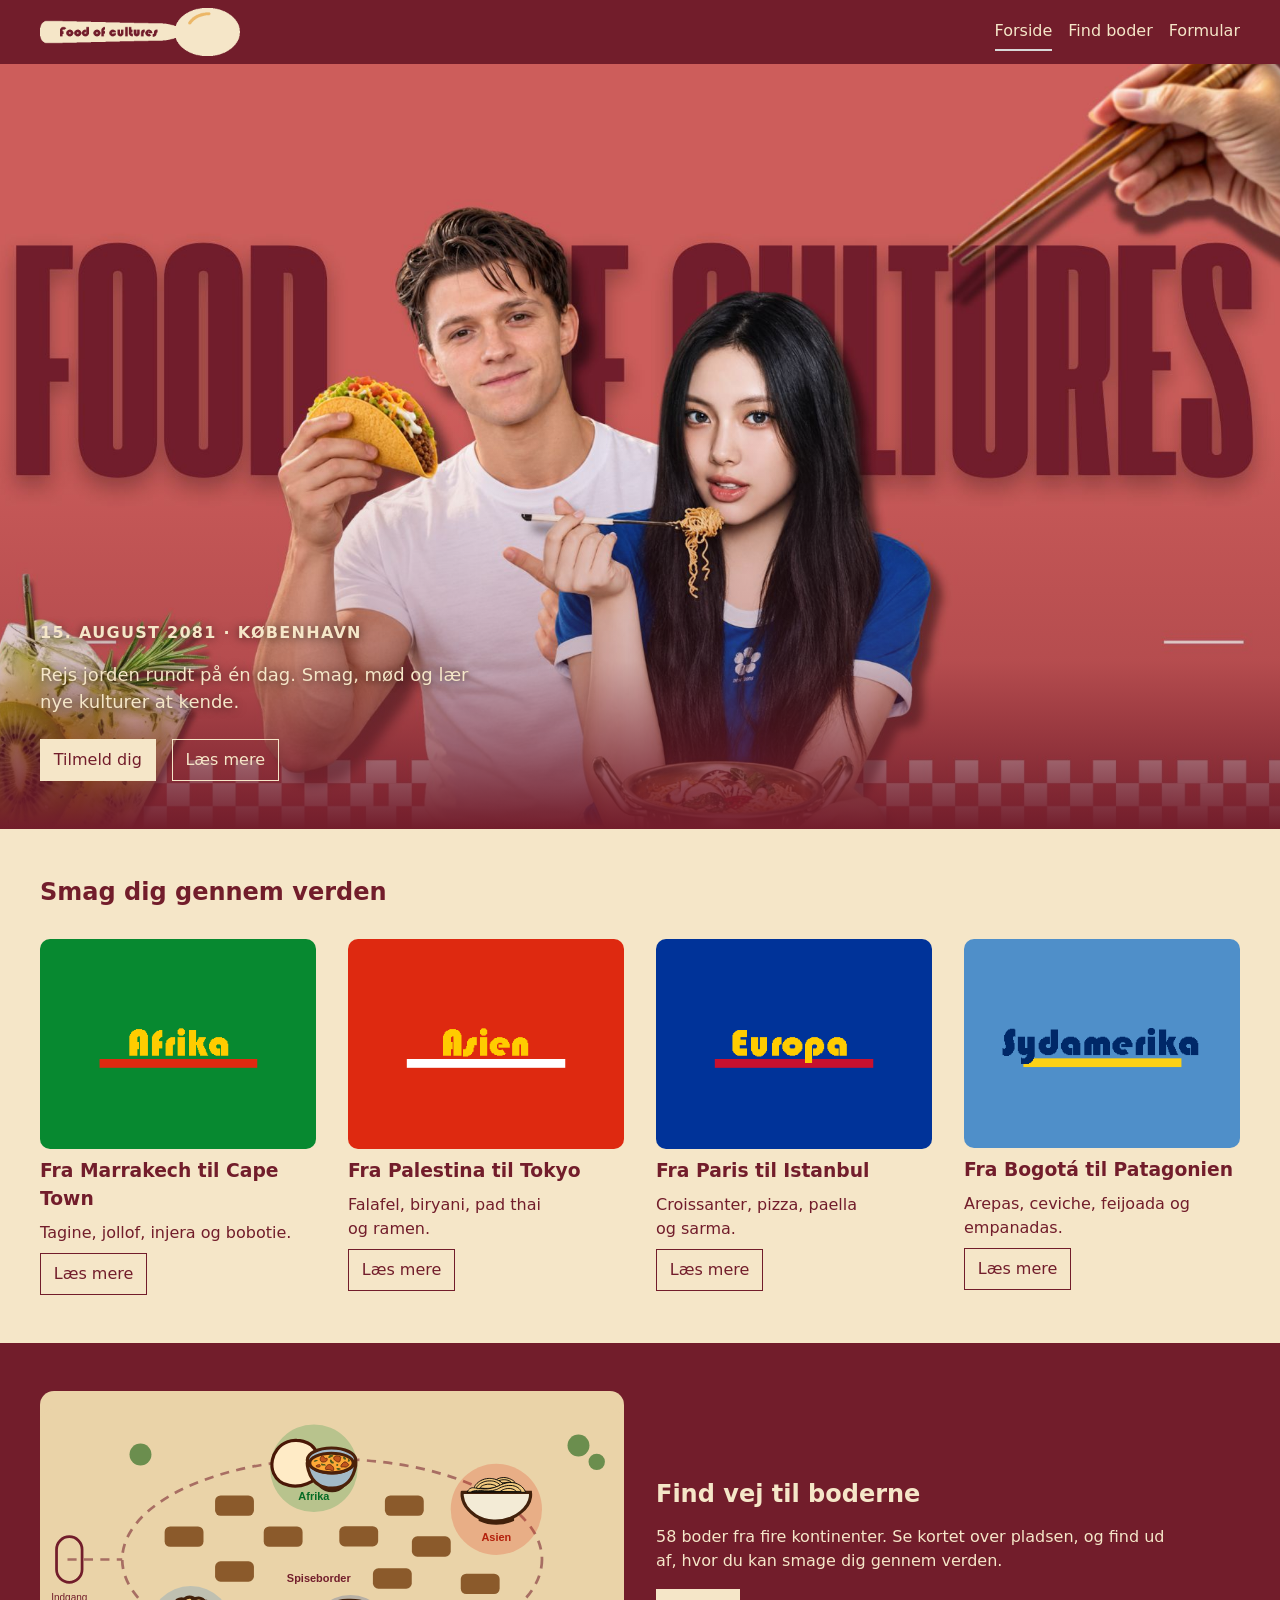
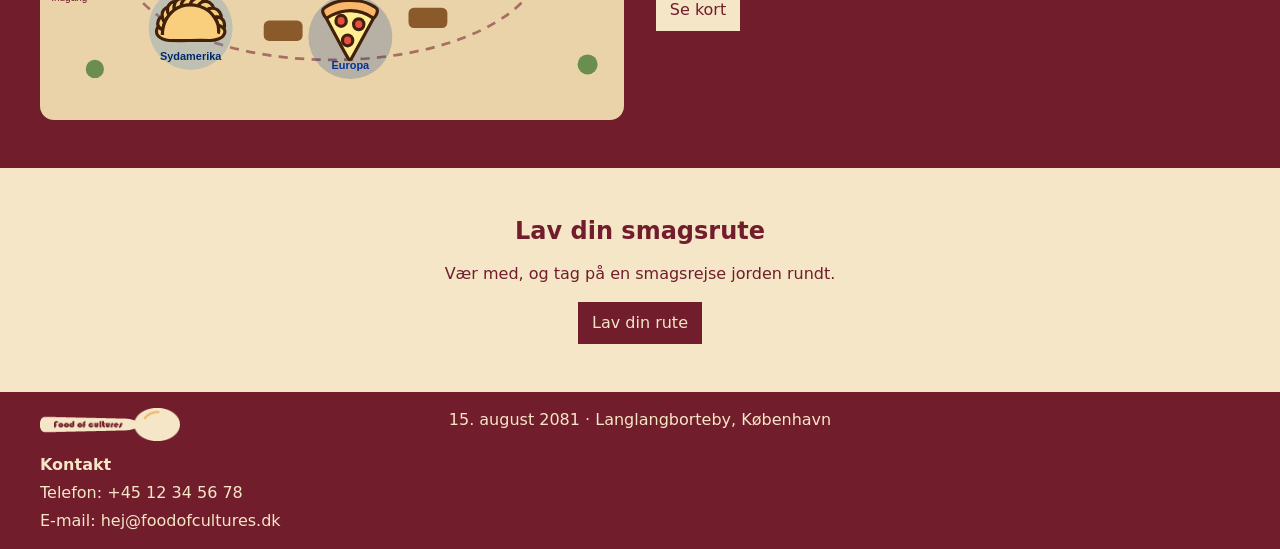
<file: event-site-skabelon-main/index.html>
<!doctype html>
<html lang="da">
  <head>
    <meta charset="UTF-8" />
    <meta name="viewport" content="width=device-width, initial-scale=1.0" />
    <title>Food of cultures</title>
    <link rel="stylesheet" href="./starter.css" />
    <link rel="stylesheet" href="./style.css" />
  </head>

  <body>
    <header class="site-header">
      <div class="header-content">
        <a class="site-logo" href="./"><img class="logo" src="image.png" alt="Food of cultures" /></a>
        <nav class="site-nav">
          <button popovertarget="menu">Menu</button>
          <ul class="menu" id="menu" popover>
            <li><a href="./" aria-current="page">Forside</a></li>
            <li><a href="./svg.html">Find boder</a></li>
            <li><a href="./form.html">Formular</a></li>
          </ul>
        </nav>
      </div>
    </header>

    <main>
      <!-- 1. Hero (fuld bredde) -->
      <section class="hero">
        <div class="hero-media">
          <img src="FOOD 4.png" alt="" />
        </div>
        <div class="hero-content">
          <div class="hero-text">
            <!-- Titlen står allerede i billedet, så h1 skjules visuelt (men læses af skærmlæsere) -->
            <h1 class="visually-hidden">Food of cultures</h1>
            <p class="eyebrow">15. august 2081 · København</p>
            <p class="hero-intro">Rejs jorden rundt på én dag. Smag, mød og lær nye kulturer at kende.</p>
            <div class="hero-actions">
              <a class="button button-light" href="./form.html">Tilmeld dig</a>
              <a class="button button-ghost" href="#artikler">Læs mere</a>
            </div>
          </div>
        </div>
      </section>

      <!-- 2. Popup-artikler -->
      <section class="articles" id="artikler">
        <h2>Smag dig gennem verden</h2>
        <div class="article-grid">
          <article class="article-card">
            <img class="kontinent" src="afrika.png" alt="afrika" />
            <h3>Fra Marrakech til Cape Town</h3>
            <p>Tagine, jollof, injera og bobotie.</p>
            <button class="button" popovertarget="artikel-1">Læs mere</button>
          </article>

          <article class="article-card">
            <img class="kontinent" src="asien.png" alt="Asien" />
            <h3>Fra Palestina til Tokyo</h3>
            <p>Falafel, biryani, pad thai og ramen.</p>
            <button class="button" popovertarget="artikel-2">Læs mere</button>
          </article>

          <article class="article-card">
            <img class="kontinent" src="Europa.png" alt="Europa" />
            <h3>Fra Paris til Istanbul</h3>
            <p>Croissanter, pizza, paella og sarma.</p>
            <button class="button" popovertarget="artikel-3">Læs mere</button>
          </article>

          <article class="article-card">
            <img class="kontinent" src="sydamerika.png" alt="Sydamerika" />
            <h3>Fra Bogotá til Patagonien</h3>
            <p>Arepas, ceviche, feijoada og empanadas.</p>
            <button class="button" popovertarget="artikel-4">Læs mere</button>
          </article>
        </div>

        <div id="artikel-1" class="article-popup" popover>
          <h2>Afrika på en tallerken</h2>

          <p>Fra Middelhavets krydderier i nord til grillmaden i syd. Afrika har over 50 lande, og her kan du smage et lille udvalg.</p>

          <ul>
            <li><strong>Tagine</strong> · Marokko</li>
            <li><strong>Couscous</strong> · Algeriet</li>
            <li><strong>Shakshuka</strong> · Tunesien</li>
            <li><strong>Ful medames</strong> · Egypten</li>
            <li><strong>Thieboudienne</strong> · Senegal</li>
            <li><strong>Suya</strong> · Nigeria</li>
            <li><strong>Jollof</strong> · Nigeria</li>
            <li><strong>Fufu med suppe</strong> · Ghana</li>
            <li><strong>Ndolé</strong> · Cameroun</li>
            <li><strong>Moambe-kylling</strong> · DR Congo</li>
            <li><strong>Injera</strong> · Etiopien</li>
            <li><strong>Ugali</strong> · Kenya</li>
            <li><strong>Pilau</strong> · Tanzania</li>
            <li><strong>Piri piri-kylling</strong> · Mozambique</li>
            <li><strong>Romazava</strong> · Madagaskar</li>
            <li><strong>Bobotie</strong> · Sydafrika</li>
          </ul>

          <p>Find de afrikanske boder ved fufu og suppe på kortet.</p>
          <button class="button" popovertarget="artikel-1" popovertargetaction="hide">Luk</button>
        </div>

        <div id="artikel-2" class="article-popup" popover>
          <h2>Asien på en tallerken</h2>

          <p>Fra Mellemøstens krydderier til Østasiens dampende gryder. Asien er verdens største kontinent, og her kan du smage et lille udvalg.</p>

          <ul>
            <li><strong>Musakhan</strong> · Palæstina</li>
            <li><strong>Falafel</strong> · Libanon</li>
            <li><strong>Mansaf</strong> · Jordan</li>
            <li><strong>Kabsa</strong> · Saudi-Arabien</li>
            <li><strong>Ghormeh sabzi</strong> · Iran</li>
            <li><strong>Plov</strong> · Usbekistan</li>
            <li><strong>Biryani</strong> · Indien</li>
            <li><strong>Momo</strong> · Nepal</li>
            <li><strong>Kottu roti</strong> · Sri Lanka</li>
            <li><strong>Pad thai</strong> · Thailand</li>
            <li><strong>Phở</strong> · Vietnam</li>
            <li><strong>Adobo</strong> · Filippinerne</li>
            <li><strong>Nasi goreng</strong> · Indonesien</li>
            <li><strong>Dumplings</strong> · Kina</li>
            <li><strong>Bibimbap</strong> · Sydkorea</li>
            <li><strong>Ramen</strong> · Japan</li>
          </ul>

          <p>Find de asiatiske boder ved nudelskålen på kortet.</p>

          <button class="button" popovertarget="artikel-2" popovertargetaction="hide">Luk</button>
        </div>

        <div id="artikel-3" class="article-popup" popover>
          <h2>Europa på en tallerken</h2>

          <p>Fra nordens rugbrød til Middelhavets olivenolie. Europa har mange små lande med hver deres køkken, og her kan du smage et lille udvalg.</p>

          <ul>
            <li><strong>Smørrebrød</strong> · Danmark</li>
            <li><strong>Köttbullar</strong> · Sverige</li>
            <li><strong>Fish and chips</strong> · England</li>
            <li><strong>Irish stew</strong> · Irland</li>
            <li><strong>Croissant</strong> · Frankrig</li>
            <li><strong>Pastel de nata</strong> · Portugal</li>
            <li><strong>Paella</strong> · Spanien</li>
            <li><strong>Pizza</strong> · Italien</li>
            <li><strong>Bratwurst</strong> · Tyskland</li>
            <li><strong>Wiener schnitzel</strong> · Østrig</li>
            <li><strong>Pierogi</strong> · Polen</li>
            <li><strong>Borsjtj</strong> · Ukraine</li>
            <li><strong>Gullasch</strong> · Ungarn</li>
            <li><strong>Sarma</strong> · Albanien</li>
            <li><strong>Moussaka</strong> · Grækenland</li>
            <li><strong>Baklava</strong> · Tyrkiet</li>
          </ul>

          <p>Find de europæiske boder ved pizzaen på kortet.</p>
          <button class="button" popovertarget="artikel-3" popovertargetaction="hide">Luk</button>
        </div>

        <div id="artikel-4" class="article-popup" popover>
          <h2>Sydamerika på en tallerken</h2>

          <p>Fra Caribiens majs og frugt i nord til grillmaden i Patagonien. Sydamerika er fuld af farver og stærke smage, og her kan du smage et lille udvalg.</p>

          <ul>
            <li><strong>Arepas</strong> · Venezuela</li>
            <li><strong>Bandeja paisa</strong> · Colombia</li>
            <li><strong>Ajiaco</strong> · Colombia</li>
            <li><strong>Pepperpot</strong> · Guyana</li>
            <li><strong>Encebollado</strong> · Ecuador</li>
            <li><strong>Ceviche</strong> · Peru</li>
            <li><strong>Lomo saltado</strong> · Peru</li>
            <li><strong>Salteñas</strong> · Bolivia</li>
            <li><strong>Feijoada</strong> · Brasilien</li>
            <li><strong>Pão de queijo</strong> · Brasilien</li>
            <li><strong>Sopa paraguaya</strong> · Paraguay</li>
            <li><strong>Chivito</strong> · Uruguay</li>
            <li><strong>Empanadas</strong> · Argentina</li>
            <li><strong>Asado</strong> · Argentina</li>
            <li><strong>Pastel de choclo</strong> · Chile</li>
            <li><strong>Curanto</strong> · Chile</li>
          </ul>

          <p>Find de sydamerikanske boder ved empanadaen på kortet.</p>
          <button class="button" popovertarget="artikel-4" popovertargetaction="hide">Luk</button>
        </div>
      </section>

      <!-- 3. Teaser til SVG (fuld bredde) -->
      <section class="svg-teaser">
        <div class="svg-teaser-content">
          <a href="./svg.html" class="svg-teaser-img">
            <img src="kort.svg" alt="Kort over Food of cultures med boder fra Afrika, Asien, Europa og Sydamerika" />
          </a>
          <div class="svg-teaser-text">
            <h2>Find vej til boderne</h2>
            <p>58 boder fra fire kontinenter. Se kortet over pladsen, og find ud af, hvor du kan smage dig gennem verden.</p>
            <a class="button button-light" href="./svg.html">Se kort</a>
          </div>
        </div>
      </section>

      <!-- 4. Teaser til formular -->
      <section class="form-teaser">
        <h2>Lav din smagsrute</h2>
        <p>Vær med, og tag på en smagsrejse jorden rundt.</p>
        <a class="button button-primary" href="./form.html">Lav din rute</a>
      </section>
    </main>

    <footer class="site-footer">
      <div class="footer-content">
        <div class="footer-kontakt">
          <a href="./"><img class="footer-logo" src="image.png" alt="Food of cultures – til forsiden" /></a>
          <p><strong>Kontakt</strong></p>
          <p>Telefon: <a href="tel:+4512345678">+45 12 34 56 78</a></p>
          <p>E-mail: <a href="mailto:hej@foodofcultures.dk">hej@foodofcultures.dk</a></p>
        </div>
        <p class="footer-dato">15. august 2081 · Langlangborteby, København</p>
      </div>
    </footer>
    <script src="./script.js"></script>
  </body>
</html>
</file>
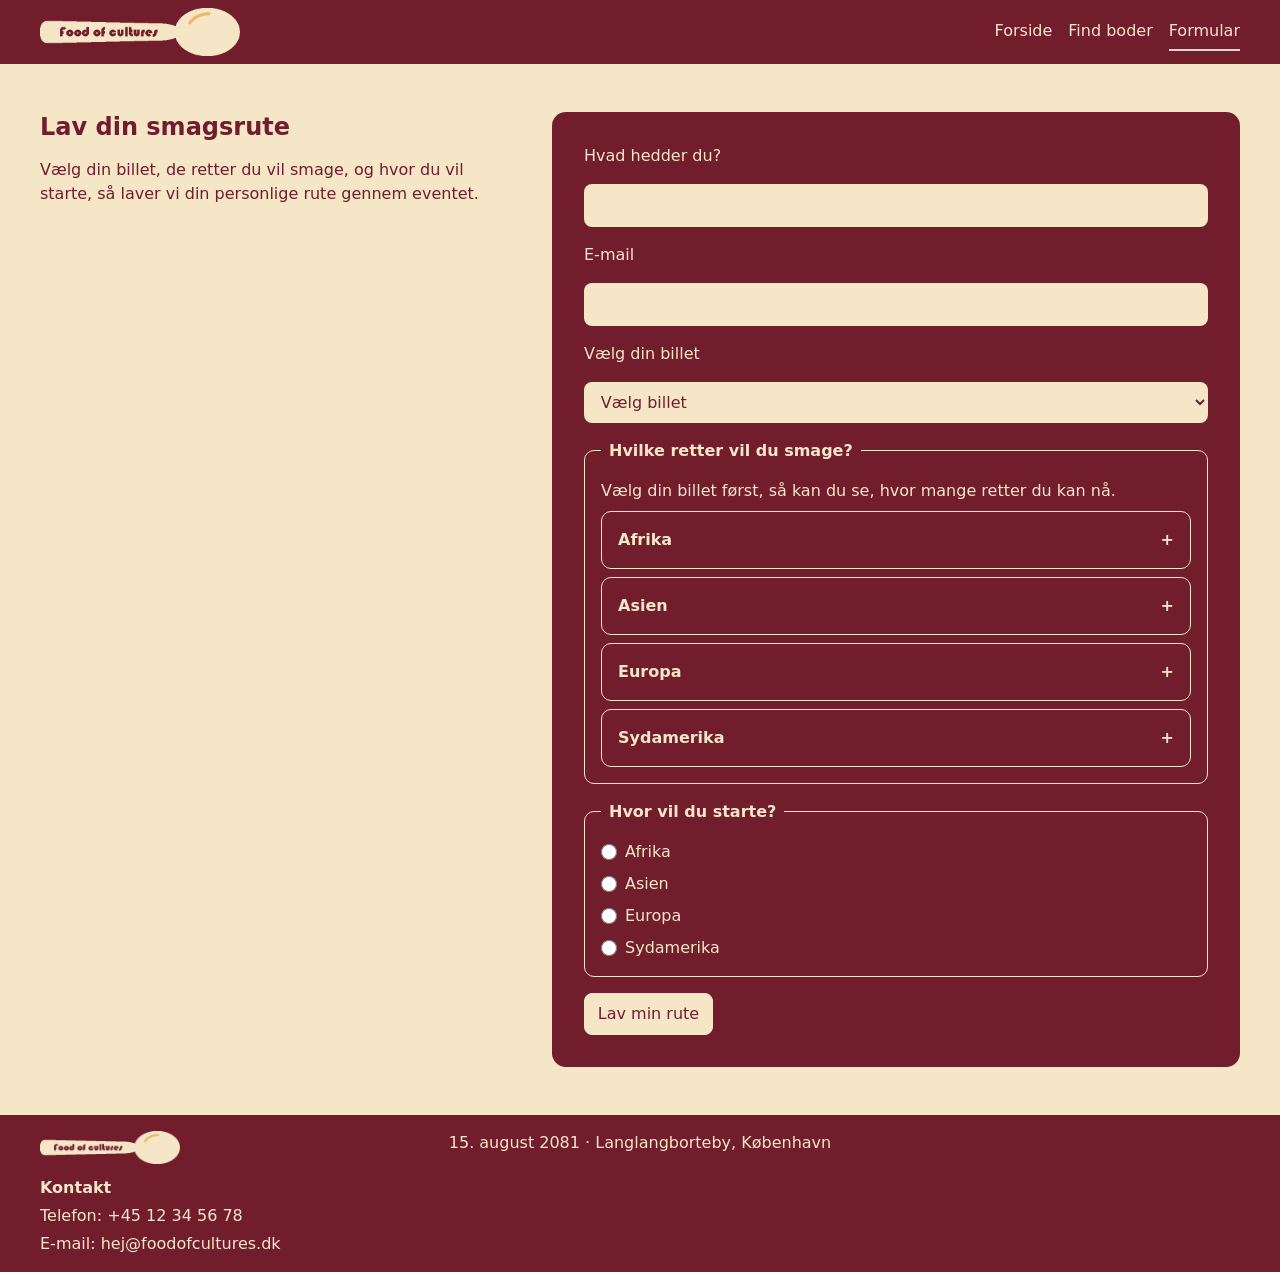
<file: event-site-skabelon-main/form.html>
<!doctype html>
<html lang="da">
  <head>
    <meta charset="UTF-8" />
    <meta name="viewport" content="width=device-width, initial-scale=1.0" />
    <title>Formular | Food of cultures</title>
    <link rel="stylesheet" href="./starter.css" />
    <link rel="stylesheet" href="./style.css" />
  </head>

  <body>
    <header class="site-header">
      <div class="header-content">
        <a class="site-logo" href="./"><img class="logo" src="image.png" alt="Food of cultures" /></a>
        <nav class="site-nav">
          <button popovertarget="menu">Menu</button>
          <ul class="menu" id="menu" popover>
            <li><a href="./">Forside</a></li>
            <li><a href="./svg.html">Find boder</a></li>
            <li><a href="./form.html" aria-current="page">Formular</a></li>
          </ul>
        </nav>
      </div>
    </header>

    <main>
      <section class="form-page">
        <header class="form-intro">
          <h1>Lav din smagsrute</h1>
          <p>Vælg din billet, de retter du vil smage, og hvor du vil starte, så laver vi din personlige rute gennem eventet.</p>
        </header>

        <form class="form-placeholder" action="./opsamling.html" method="get">
          <label for="navn">Hvad hedder du?</label>
          <input type="text" id="navn" name="navn" required />

          <label for="email">E-mail</label>
          <input type="email" id="email" name="email" required />

          <label for="tid">Vælg din billet</label>
          <select id="tid" name="tid" required>
            <option value="">Vælg billet</option>
            <option value="1">Smagsprøve · under 1 time · 4 retter</option>
            <option value="1-3">Halvdag · 1–3 timer · 8 retter</option>
            <option value="3-6">Eftermiddag · 3–6 timer · 16 retter</option>
            <option value="hele">Heldag · hele dagen · alle retter</option>
          </select>

          <fieldset>
            <legend>Hvilke retter vil du smage?</legend>
            <p class="ret-taeller" id="ret-taeller" aria-live="polite">Vælg din billet først, så kan du se, hvor mange retter du kan nå.</p>

            <details class="ret-gruppe">
              <summary>Afrika</summary>
              <div class="ret-liste">
                <label for="tagine"><input type="checkbox" id="tagine" name="ret" value="tagine" /> Tagine · Marokko</label>
                <label for="couscous"><input type="checkbox" id="couscous" name="ret" value="couscous" /> Couscous · Algeriet</label>
                <label for="shakshuka"><input type="checkbox" id="shakshuka" name="ret" value="shakshuka" /> Shakshuka · Tunesien</label>
                <label for="ful-medames"><input type="checkbox" id="ful-medames" name="ret" value="ful-medames" /> Ful medames · Egypten</label>
                <label for="thieboudienne"><input type="checkbox" id="thieboudienne" name="ret" value="thieboudienne" /> Thieboudienne · Senegal</label>
                <label for="suya"><input type="checkbox" id="suya" name="ret" value="suya" /> Suya · Nigeria</label>
                <label for="jollof"><input type="checkbox" id="jollof" name="ret" value="jollof" /> Jollof · Nigeria</label>
                <label for="fufu-med-suppe"><input type="checkbox" id="fufu-med-suppe" name="ret" value="fufu-med-suppe" /> Fufu med suppe · Ghana</label>
                <label for="ndole"><input type="checkbox" id="ndole" name="ret" value="ndole" /> Ndolé · Cameroun</label>
                <label for="moambe-kylling"><input type="checkbox" id="moambe-kylling" name="ret" value="moambe-kylling" /> Moambe-kylling · DR Congo</label>
                <label for="injera"><input type="checkbox" id="injera" name="ret" value="injera" /> Injera · Etiopien</label>
                <label for="ugali"><input type="checkbox" id="ugali" name="ret" value="ugali" /> Ugali · Kenya</label>
                <label for="pilau"><input type="checkbox" id="pilau" name="ret" value="pilau" /> Pilau · Tanzania</label>
                <label for="piri-piri-kylling"><input type="checkbox" id="piri-piri-kylling" name="ret" value="piri-piri-kylling" /> Piri piri-kylling · Mozambique</label>
                <label for="romazava"><input type="checkbox" id="romazava" name="ret" value="romazava" /> Romazava · Madagaskar</label>
                <label for="bobotie"><input type="checkbox" id="bobotie" name="ret" value="bobotie" /> Bobotie · Sydafrika</label>
              </div>
            </details>

            <details class="ret-gruppe">
              <summary>Asien</summary>
              <div class="ret-liste">
                <label for="musakhan"><input type="checkbox" id="musakhan" name="ret" value="musakhan" /> Musakhan · Palæstina</label>
                <label for="falafel"><input type="checkbox" id="falafel" name="ret" value="falafel" /> Falafel · Libanon</label>
                <label for="mansaf"><input type="checkbox" id="mansaf" name="ret" value="mansaf" /> Mansaf · Jordan</label>
                <label for="kabsa"><input type="checkbox" id="kabsa" name="ret" value="kabsa" /> Kabsa · Saudi-Arabien</label>
                <label for="ghormeh-sabzi"><input type="checkbox" id="ghormeh-sabzi" name="ret" value="ghormeh-sabzi" /> Ghormeh sabzi · Iran</label>
                <label for="plov"><input type="checkbox" id="plov" name="ret" value="plov" /> Plov · Usbekistan</label>
                <label for="biryani"><input type="checkbox" id="biryani" name="ret" value="biryani" /> Biryani · Indien</label>
                <label for="momo"><input type="checkbox" id="momo" name="ret" value="momo" /> Momo · Nepal</label>
                <label for="kottu-roti"><input type="checkbox" id="kottu-roti" name="ret" value="kottu-roti" /> Kottu roti · Sri Lanka</label>
                <label for="pad-thai"><input type="checkbox" id="pad-thai" name="ret" value="pad-thai" /> Pad thai · Thailand</label>
                <label for="pho"><input type="checkbox" id="pho" name="ret" value="pho" /> Phở · Vietnam</label>
                <label for="adobo"><input type="checkbox" id="adobo" name="ret" value="adobo" /> Adobo · Filippinerne</label>
                <label for="nasi-goreng"><input type="checkbox" id="nasi-goreng" name="ret" value="nasi-goreng" /> Nasi goreng · Indonesien</label>
                <label for="dumplings"><input type="checkbox" id="dumplings" name="ret" value="dumplings" /> Dumplings · Kina</label>
                <label for="bibimbap"><input type="checkbox" id="bibimbap" name="ret" value="bibimbap" /> Bibimbap · Sydkorea</label>
                <label for="ramen"><input type="checkbox" id="ramen" name="ret" value="ramen" /> Ramen · Japan</label>
              </div>
            </details>

            <details class="ret-gruppe">
              <summary>Europa</summary>
              <div class="ret-liste">
                <label for="smoerrebroed"><input type="checkbox" id="smoerrebroed" name="ret" value="smoerrebroed" /> Smørrebrød · Danmark</label>
                <label for="kottbullar"><input type="checkbox" id="kottbullar" name="ret" value="kottbullar" /> Köttbullar · Sverige</label>
                <label for="fish-and-chips"><input type="checkbox" id="fish-and-chips" name="ret" value="fish-and-chips" /> Fish and chips · England</label>
                <label for="irish-stew"><input type="checkbox" id="irish-stew" name="ret" value="irish-stew" /> Irish stew · Irland</label>
                <label for="croissant"><input type="checkbox" id="croissant" name="ret" value="croissant" /> Croissant · Frankrig</label>
                <label for="pastel-de-nata"><input type="checkbox" id="pastel-de-nata" name="ret" value="pastel-de-nata" /> Pastel de nata · Portugal</label>
                <label for="paella"><input type="checkbox" id="paella" name="ret" value="paella" /> Paella · Spanien</label>
                <label for="pizza"><input type="checkbox" id="pizza" name="ret" value="pizza" /> Pizza · Italien</label>
                <label for="bratwurst"><input type="checkbox" id="bratwurst" name="ret" value="bratwurst" /> Bratwurst · Tyskland</label>
                <label for="wiener-schnitzel"><input type="checkbox" id="wiener-schnitzel" name="ret" value="wiener-schnitzel" /> Wiener schnitzel · Østrig</label>
                <label for="pierogi"><input type="checkbox" id="pierogi" name="ret" value="pierogi" /> Pierogi · Polen</label>
                <label for="borsjtj"><input type="checkbox" id="borsjtj" name="ret" value="borsjtj" /> Borsjtj · Ukraine</label>
                <label for="gullasch"><input type="checkbox" id="gullasch" name="ret" value="gullasch" /> Gullasch · Ungarn</label>
                <label for="sarma"><input type="checkbox" id="sarma" name="ret" value="sarma" /> Sarma · Albanien</label>
                <label for="moussaka"><input type="checkbox" id="moussaka" name="ret" value="moussaka" /> Moussaka · Grækenland</label>
                <label for="baklava"><input type="checkbox" id="baklava" name="ret" value="baklava" /> Baklava · Tyrkiet</label>
              </div>
            </details>

            <details class="ret-gruppe">
              <summary>Sydamerika</summary>
              <div class="ret-liste">
                <label for="arepas"><input type="checkbox" id="arepas" name="ret" value="arepas" /> Arepas · Venezuela</label>
                <label for="bandeja-paisa"><input type="checkbox" id="bandeja-paisa" name="ret" value="bandeja-paisa" /> Bandeja paisa · Colombia</label>
                <label for="ajiaco"><input type="checkbox" id="ajiaco" name="ret" value="ajiaco" /> Ajiaco · Colombia</label>
                <label for="pepperpot"><input type="checkbox" id="pepperpot" name="ret" value="pepperpot" /> Pepperpot · Guyana</label>
                <label for="encebollado"><input type="checkbox" id="encebollado" name="ret" value="encebollado" /> Encebollado · Ecuador</label>
                <label for="ceviche"><input type="checkbox" id="ceviche" name="ret" value="ceviche" /> Ceviche · Peru</label>
                <label for="lomo-saltado"><input type="checkbox" id="lomo-saltado" name="ret" value="lomo-saltado" /> Lomo saltado · Peru</label>
                <label for="saltenas"><input type="checkbox" id="saltenas" name="ret" value="saltenas" /> Salteñas · Bolivia</label>
                <label for="feijoada"><input type="checkbox" id="feijoada" name="ret" value="feijoada" /> Feijoada · Brasilien</label>
                <label for="pao-de-queijo"><input type="checkbox" id="pao-de-queijo" name="ret" value="pao-de-queijo" /> Pão de queijo · Brasilien</label>
                <label for="sopa-paraguaya"><input type="checkbox" id="sopa-paraguaya" name="ret" value="sopa-paraguaya" /> Sopa paraguaya · Paraguay</label>
                <label for="chivito"><input type="checkbox" id="chivito" name="ret" value="chivito" /> Chivito · Uruguay</label>
                <label for="empanadas"><input type="checkbox" id="empanadas" name="ret" value="empanadas" /> Empanadas · Argentina</label>
                <label for="asado"><input type="checkbox" id="asado" name="ret" value="asado" /> Asado · Argentina</label>
                <label for="pastel-de-choclo"><input type="checkbox" id="pastel-de-choclo" name="ret" value="pastel-de-choclo" /> Pastel de choclo · Chile</label>
                <label for="curanto"><input type="checkbox" id="curanto" name="ret" value="curanto" /> Curanto · Chile</label>
              </div>
            </details>
          </fieldset>

          <fieldset>
            <legend>Hvor vil du starte?</legend>
            <label for="start-afrika"><input type="radio" id="start-afrika" name="start" value="afrika" /> Afrika</label>
            <label for="start-asien"><input type="radio" id="start-asien" name="start" value="asien" /> Asien</label>
            <label for="start-europa"><input type="radio" id="start-europa" name="start" value="europa" /> Europa</label>
            <label for="start-sydamerika"><input type="radio" id="start-sydamerika" name="start" value="sydamerika" /> Sydamerika</label>
          </fieldset>

          <button class="button button-primary" id="rute-knap">Lav min rute</button>
        </form>
      </section>
    </main>

    <footer class="site-footer">
      <div class="footer-content">
        <div class="footer-kontakt">
          <a href="./"><img class="footer-logo" src="image.png" alt="Food of cultures – til forsiden" /></a>
          <p><strong>Kontakt</strong></p>
          <p>Telefon: <a href="tel:+4512345678">+45 12 34 56 78</a></p>
          <p>E-mail: <a href="mailto:hej@foodofcultures.dk">hej@foodofcultures.dk</a></p>
        </div>
        <p class="footer-dato">15. august 2081 · Langlangborteby, København</p>
      </div>
    </footer>
    <script src="./script.js"></script>
    <script src="./form.js"></script>
  </body>
</html>
</file>
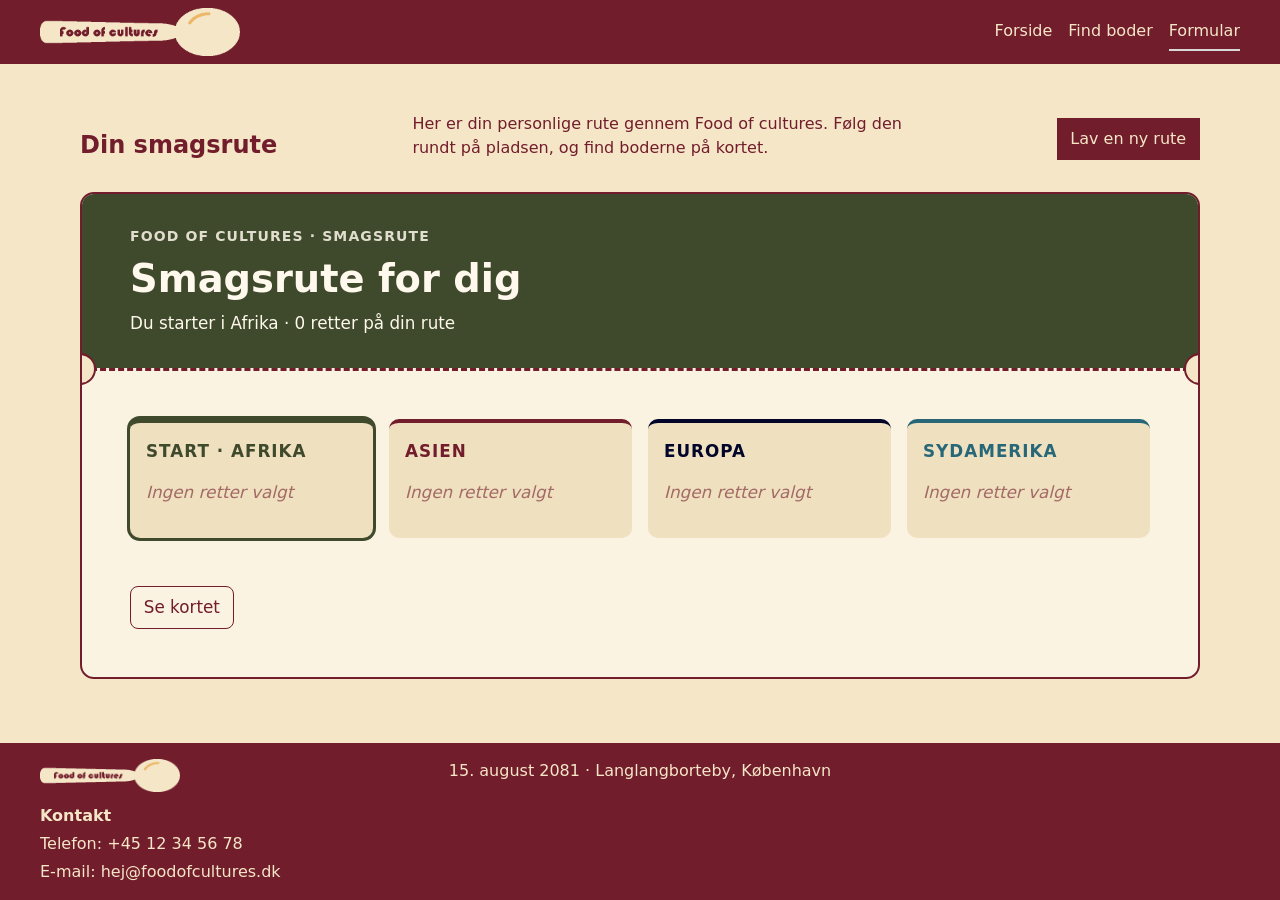
<file: event-site-skabelon-main/opsamling.html>
<!doctype html>
<html lang="da">
  <head>
    <meta charset="UTF-8" />
    <meta name="viewport" content="width=device-width, initial-scale=1.0" />
    <title>Din smagsrute | Food of cultures</title>
    <link rel="stylesheet" href="./starter.css" />
    <link rel="stylesheet" href="./style.css" />
  </head>

  <body>
    <header class="site-header">
      <div class="header-content">
        <a class="site-logo" href="./"><img class="logo" src="image.png" alt="Food of cultures" /></a>
        <nav class="site-nav">
          <button popovertarget="menu">Menu</button>
          <ul class="menu" id="menu" popover>
            <li><a href="./">Forside</a></li>
            <li><a href="./svg.html">Find boder</a></li>
            <li><a href="./form.html" aria-current="page">Formular</a></li>
          </ul>
        </nav>
      </div>
    </header>

    <main>
      <section class="opsamling-page">
        <header class="opsamling-intro">
          <h1>Din smagsrute</h1>
          <p>Her er din personlige rute gennem Food of cultures. Følg den rundt på pladsen, og find boderne på kortet.</p>
          <a class="button button-primary" href="./form.html">Lav en ny rute</a>
        </header>

        <article class="rute-kort" id="rute-kort">
          <div class="rute-top">
            <p class="rute-eyebrow">Food of cultures · Smagsrute</p>
            <h2 id="rute-navn">Din smagsrute</h2>
            <p id="rute-start"></p>
          </div>
          <div class="rute-kolonner" id="rute-kolonner"></div>
          <a class="button rute-knap" href="./svg.html">Se kortet</a>
        </article>
      </section>
    </main>

    <footer class="site-footer">
      <div class="footer-content">
        <div class="footer-kontakt">
          <a href="./"><img class="footer-logo" src="image.png" alt="Food of cultures – til forsiden" /></a>
          <p><strong>Kontakt</strong></p>
          <p>Telefon: <a href="tel:+4512345678">+45 12 34 56 78</a></p>
          <p>E-mail: <a href="mailto:hej@foodofcultures.dk">hej@foodofcultures.dk</a></p>
        </div>
        <p class="footer-dato">15. august 2081 · Langlangborteby, København</p>
      </div>
    </footer>
    <script src="./script.js"></script>
    <script src="./opsamling.js"></script>
  </body>
</html>
</file>
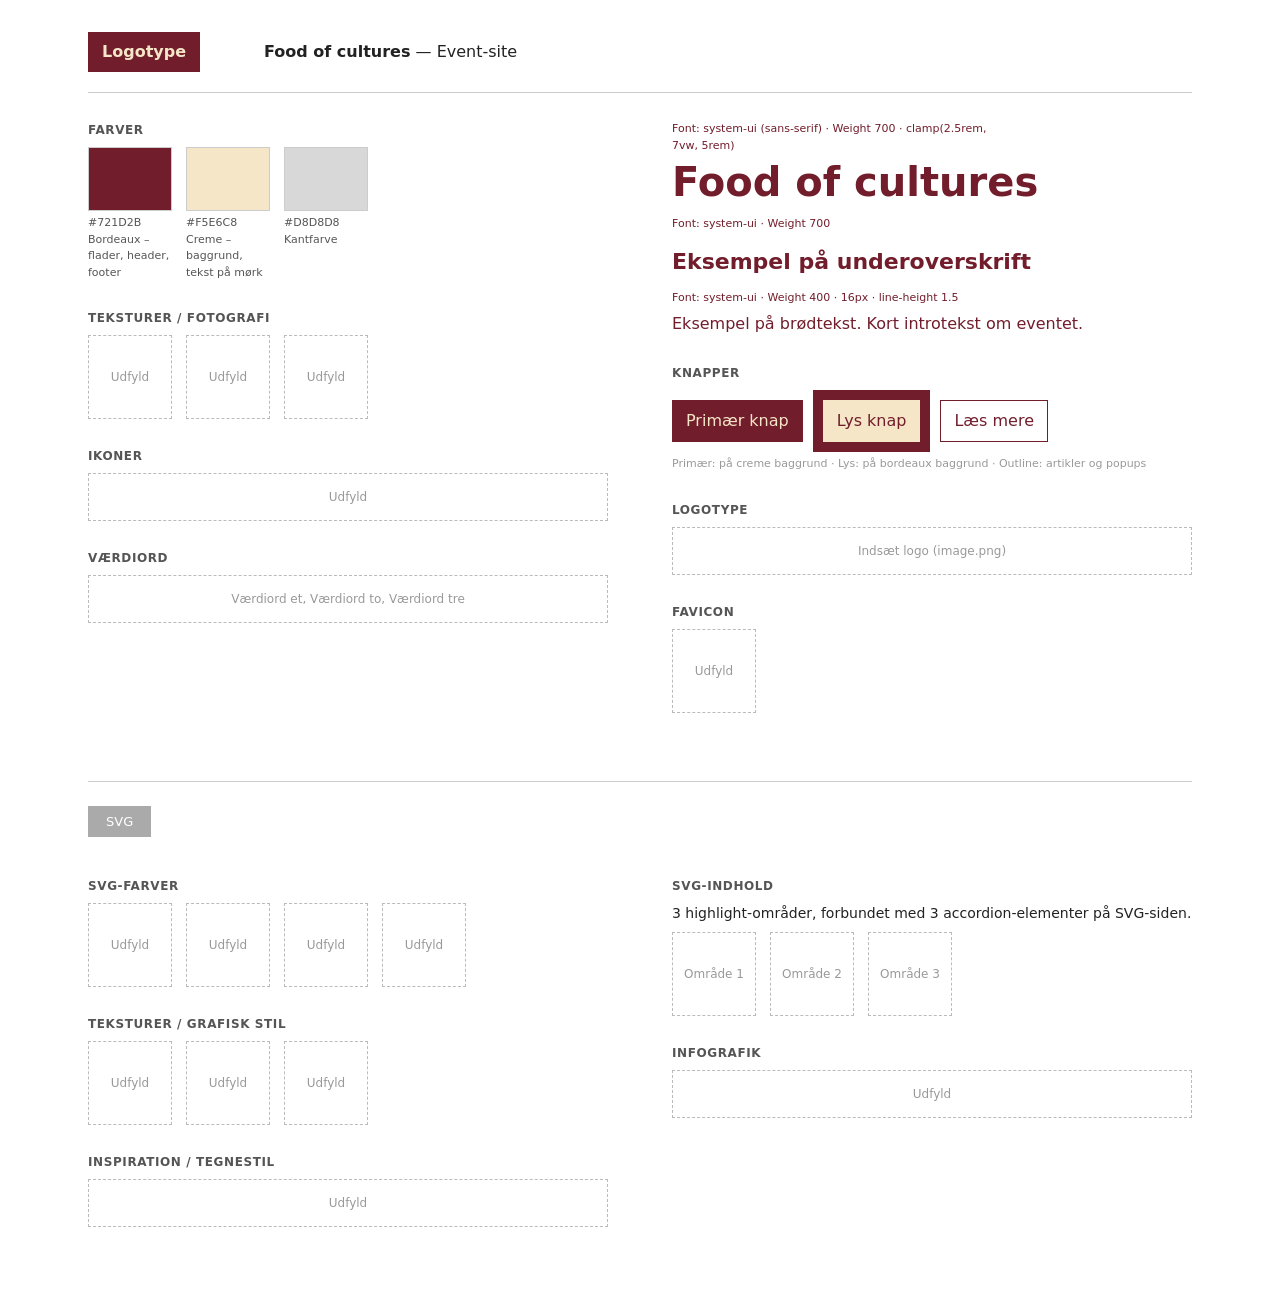
<file: event-site-skabelon-main/styletile.html>
<!doctype html>
<html lang="da">
<head>
<meta charset="UTF-8" />
<title>Styletile – Food of cultures</title>
<style>
  :root {
    --burgundy: #721d2b;
    --cream: #f5e6c8;
    --border: #d8d8d8;
    --line: #9cc9e6;
  }
  * { box-sizing: border-box; margin: 0; padding: 0; }
  body {
    width: 1200px;
    margin: 0 auto;
    padding: 32px 48px 48px;
    font-family: system-ui, sans-serif;
    color: #222;
    background: #fff;
    line-height: 1.5;
  }
  .top {
    display: flex; align-items: center; gap: 64px;
    padding-bottom: 20px; border-bottom: 1px solid #ccc; margin-bottom: 28px;
  }
  .logo-box {
    background: var(--burgundy); color: var(--cream);
    padding: 8px 14px; font-weight: 700;
  }
  .grid { display: grid; grid-template-columns: 1fr 1fr; gap: 40px 64px; }
  h2.label { font-size: 12px; font-weight: 600; color: #555; margin-bottom: 8px; text-transform: uppercase; letter-spacing: .05em; }
  .block { margin-bottom: 28px; }
  .swatches { display: flex; gap: 14px; }
  .swatch { width: 84px; }
  .swatch div { height: 64px; border: 1px solid #ccc; }
  .swatch span { display: block; font-size: 11px; color: #555; margin-top: 4px; }
  .todo {
    border: 1.5px dashed #bbb; color: #999; font-size: 12px;
    display: grid; place-items: center; text-align: center; padding: 8px;
  }
  .tiles { display: flex; gap: 14px; }
  .tiles .todo { width: 84px; height: 84px; }
  .wide-todo { height: 48px; }
  .type h1 { font-size: 40px; line-height: 1.1; color: var(--burgundy); }
  .type h3 { font-size: 22px; color: var(--burgundy); margin-top: 12px; }
  .type p { color: var(--burgundy); max-width: 46ch; }
  .meta { font-size: 11px; color: #777; margin-bottom: 6px; }
  .buttons { display: grid; grid-template-columns: repeat(3, auto); gap: 10px; justify-content: start; align-items: center; }
  .btn { padding: 8px 13px; font: inherit; border: 1px solid; }
  .btn-primary { background: var(--burgundy); color: var(--cream); border-color: var(--burgundy); }
  .btn-light { background: var(--cream); color: var(--burgundy); border-color: var(--cream); }
  .btn-outline { background: none; color: var(--burgundy); border-color: var(--burgundy); }
  .on-dark { background: var(--burgundy); padding: 10px; display: inline-flex; }
  .svg-head { grid-column: 1 / -1; border-top: 1px solid #ccc; padding-top: 24px; }
  .svg-tag { display: inline-block; background: #aaa; color: #fff; padding: 6px 18px; font-size: 13px; }
  .note { font-size: 11px; color: #999; margin-top: 4px; }
</style>
</head>
<body>
  <div class="top">
    <div class="logo-box">Logotype</div>
    <div><strong>Food of cultures</strong> — Event-site</div>
  </div>

  <div class="grid">
    <!-- Venstre kolonne: event-site -->
    <div>
      <div class="block">
        <h2 class="label">Farver</h2>
        <div class="swatches">
          <div class="swatch"><div style="background:#721d2b"></div><span>#721D2B<br>Bordeaux – flader, header, footer</span></div>
          <div class="swatch"><div style="background:#f5e6c8"></div><span>#F5E6C8<br>Creme – baggrund, tekst på mørk</span></div>
          <div class="swatch"><div style="background:#d8d8d8"></div><span>#D8D8D8<br>Kantfarve</span></div>
        </div>
      </div>

      <div class="block">
        <h2 class="label">Teksturer / fotografi</h2>
        <div class="tiles"><div class="todo">Udfyld</div><div class="todo">Udfyld</div><div class="todo">Udfyld</div></div>
      </div>

      <div class="block">
        <h2 class="label">Ikoner</h2>
        <div class="todo wide-todo">Udfyld</div>
      </div>

      <div class="block">
        <h2 class="label">Værdiord</h2>
        <div class="todo wide-todo">Værdiord et, Værdiord to, Værdiord tre</div>
      </div>
    </div>

    <!-- Højre kolonne: typografi og knapper -->
    <div>
      <div class="block type">
        <p class="meta">Font: system-ui (sans-serif) · Weight 700 · clamp(2.5rem, 7vw, 5rem)</p>
        <h1>Food of cultures</h1>
        <p class="meta" style="margin-top:12px">Font: system-ui · Weight 700</p>
        <h3>Eksempel på underoverskrift</h3>
        <p class="meta" style="margin-top:12px">Font: system-ui · Weight 400 · 16px · line-height 1.5</p>
        <p>Eksempel på brødtekst. Kort introtekst om eventet.</p>
      </div>

      <div class="block">
        <h2 class="label">Knapper</h2>
        <div class="buttons">
          <button class="btn btn-primary">Primær knap</button>
          <span class="on-dark"><button class="btn btn-light">Lys knap</button></span>
          <button class="btn btn-outline">Læs mere</button>
        </div>
        <p class="note">Primær: på creme baggrund · Lys: på bordeaux baggrund · Outline: artikler og popups</p>
      </div>

      <div class="block">
        <h2 class="label">Logotype</h2>
        <div class="todo wide-todo">Indsæt logo (image.png)</div>
      </div>

      <div class="block">
        <h2 class="label">Favicon</h2>
        <div class="tiles"><div class="todo">Udfyld</div></div>
      </div>
    </div>

    <!-- SVG -->
    <div class="svg-head"><span class="svg-tag">SVG</span></div>

    <div>
      <div class="block">
        <h2 class="label">SVG-farver</h2>
        <div class="tiles"><div class="todo">Udfyld</div><div class="todo">Udfyld</div><div class="todo">Udfyld</div><div class="todo">Udfyld</div></div>
      </div>
      <div class="block">
        <h2 class="label">Teksturer / grafisk stil</h2>
        <div class="tiles"><div class="todo">Udfyld</div><div class="todo">Udfyld</div><div class="todo">Udfyld</div></div>
      </div>
      <div class="block">
        <h2 class="label">Inspiration / tegnestil</h2>
        <div class="todo wide-todo">Udfyld</div>
      </div>
    </div>

    <div>
      <div class="block">
        <h2 class="label">SVG-indhold</h2>
        <p style="font-size:14px">3 highlight-områder, forbundet med 3 accordion-elementer på SVG-siden.</p>
        <div class="tiles" style="margin-top:8px"><div class="todo">Område 1</div><div class="todo">Område 2</div><div class="todo">Område 3</div></div>
      </div>
      <div class="block">
        <h2 class="label">Infografik</h2>
        <div class="todo wide-todo">Udfyld</div>
      </div>
    </div>
  </div>
</body>
</html>
</file>
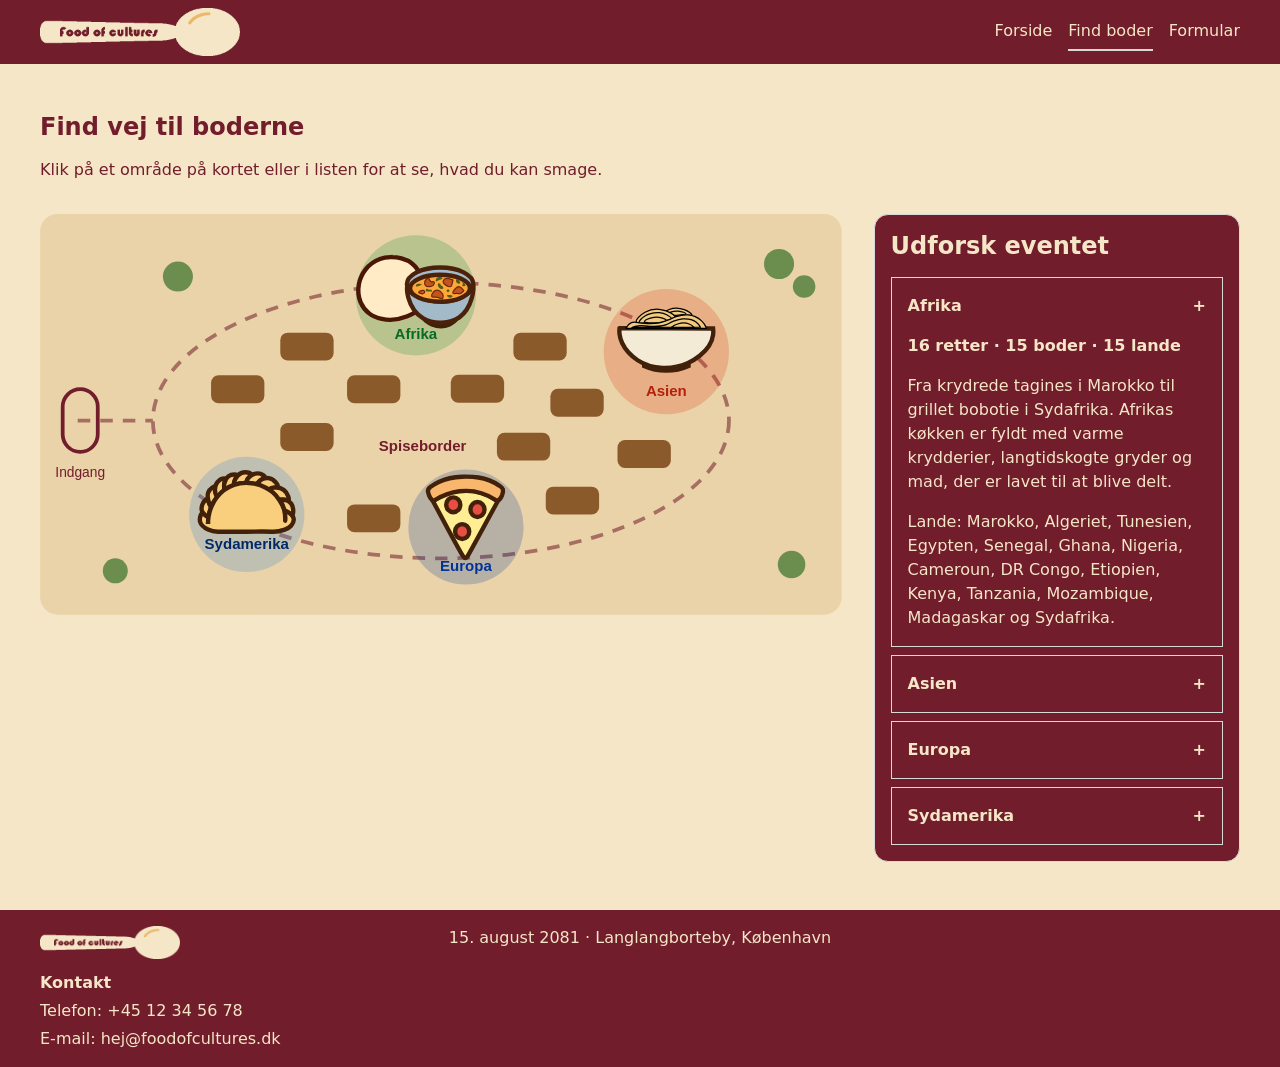
<file: event-site-skabelon-main/svg.html>
<!doctype html>
<html lang="da">
  <head>
    <meta charset="UTF-8" />
    <meta name="viewport" content="width=device-width, initial-scale=1.0" />
    <title>Kort | Food of cultures</title>
    <link rel="stylesheet" href="./starter.css" />
    <link rel="stylesheet" href="./style.css" />
  </head>

  <body>
    <header class="site-header">
      <div class="header-content">
        <a class="site-logo" href="./"><img class="logo" src="image.png" alt="Food of cultures" /></a>
        <nav class="site-nav">
          <button popovertarget="menu">Menu</button>
          <ul class="menu" id="menu" popover>
            <li><a href="./">Forside</a></li>
            <li><a href="./svg.html" aria-current="page">Find boder</a></li>
            <li><a href="./form.html">Formular</a></li>
          </ul>
        </nav>
      </div>
    </header>

    <main>
      <section class="svg-page">
        <header class="svg-intro">
          <h1>Find vej til boderne</h1>
          <p>Klik på et område på kortet eller i listen for at se, hvad du kan smage.</p>
        </header>

        <section class="svg-layout">
          <div class="svg-placeholder">
            <svg class="kort" xmlns="http://www.w3.org/2000/svg" viewBox="320 220 1280 640" role="img" aria-label="Kort over Food of cultures med boder fra Afrika, Asien, Europa og Sydamerika">
              <g id="kort">
                <rect id="baggrund" x="320.23" y="219.85" width="1280" height="640" rx="28" ry="28" fill="#ead3a8" />
                <g id="sti" opacity=".55">
                  <ellipse cx="960.23" cy="549.85" rx="460" ry="220" fill="none" stroke="#721d2b" stroke-dasharray="20 16" stroke-miterlimit="8" stroke-width="6" />
                  <path d="M380.23,549.85h120" fill="none" stroke="#721d2b" stroke-dasharray="20 16" stroke-miterlimit="8" stroke-width="6" />
                </g>
                <g id="indgang">
                  <path d="M384.23,499.85h0c15.46,0,28,12.54,28,28v44c0,15.46-12.54,28-28,28h0c-15.46,0-28-12.54-28-28v-44c0-15.46,12.54-28,28-28Z" fill="none" stroke="#721d2b" stroke-miterlimit="8" stroke-width="6" />
                  <text transform="translate(344.47 639.85)" fill="#721d2b" font-family="ArialMT, Arial" font-size="22"><tspan x="0" y="0">Indgang</tspan></text>
                </g>
                <rect x="703.74" y="409.49" width="85.16" height="44.58" rx="12" ry="12" fill="#8b5a2b" />
                <text transform="translate(861.09 598.43)" fill="#721d2b" font-family="Arial-BoldMT, Arial" font-size="24" font-weight="700"><tspan x="0" y="0">Spiseborder</tspan></text>
                <g id="traeer">
                  <circle cx="1500.23" cy="299.85" r="24" fill="#6b8e4e" />
                  <circle cx="1540.23" cy="335.85" r="18" fill="#6b8e4e" />
                  <circle cx="540.23" cy="319.85" r="24" fill="#6b8e4e" />
                  <circle cx="1520.23" cy="779.85" r="22" fill="#6b8e4e" />
                  <circle cx="440.23" cy="789.85" r="20" fill="#6b8e4e" />
                </g>

                <!-- ZONE: AFRIKA -->
                <g id="zone-afrika" class="zone">
                  <circle cx="920.23" cy="349.85" r="96" fill="#078930" opacity=".22" />
                  <text transform="translate(886.22 419.85)" fill="#056b25" font-family="Arial-BoldMT, Arial" font-size="24" font-weight="700"><tspan x="0" y="0">Afrika</tspan></text>
                  <path
                    d="M879.62,288.88c8.57-.26,15.1,1.41,17.67,2.14,4.6,1.31,10.59,3.02,16.77,7.93,9.55,7.58,12.95,17.54,14.05,20.88,2.12,6.47,2.18,11.46,2.27,18.28.16,13.29.17,25.5-7.25,34.96-4.16,5.31-9.03,7.24-17.71,10.67-5.38,2.13-20.64,7.94-39.39,3.78-5.51-1.22-12.83-2.93-20.39-8.86-8.09-6.34-11.99-14.01-13.6-17.72-5.66-13.09-3.57-24.94-2.72-29.37.63-3.3,2.83-13.11,10.42-22.84,2.99-3.83,10.52-12.4,23.11-16.93,7.25-2.61,13.39-2.84,16.77-2.94Z"
                    fill="#ffebc6"
                    stroke="#4a1706"
                    stroke-miterlimit="10"
                    stroke-width="7"
                  />
                  <path
                    d="M934.22,387.77c.36-.6,4.22,2.12,11.33,4.05,1.12.3,4.66,1.22,9.36,1.64,1.75.16,4.41.38,7.86.14,1.16-.08,4.45-.36,9.06-1.6,7.85-2.12,11.79-4.93,12.24-4.22.43.68-2.9,3.82-5.8,5.86-.55.39-2.39,1.65-4.63,2.65-7.35,3.29-18.64,3.56-27.64,0-.96-.38-3.7-1.52-6.8-3.73-2.27-1.62-5.32-4.24-4.98-4.79Z"
                    fill="#a3bac8"
                    stroke="#42210b"
                    stroke-miterlimit="10"
                    stroke-width="7"
                  />
                  <path
                    d="M907.13,334.6c1.33-.38,2.9,5.25,7.25,10.41,5.91,7.02,13.56,9.14,23.11,11.65,9.17,2.41,25.05,6.37,43.96.93,7.67-2.21,16.29-4.69,22.66-12.59,4.55-5.65,6.02-11.66,7.25-11.31,1.55.44,1.03,10.52-1.63,19.97-1.93,6.84-6.12,21.67-20.12,31.44-11.05,7.71-22.26,8.12-28.1,8.34-5.95.22-17.51.49-29.55-6.65-17.58-10.43-22.53-28.56-23.78-33.13-2.4-8.79-2.75-18.57-1.05-19.06Z"
                    fill="#a3bac8"
                    stroke="#4c210a"
                    stroke-miterlimit="10"
                    stroke-width="7"
                  />
                  <ellipse cx="958.99" cy="332" rx="53.05" ry="26.57" fill="#a3bac8" stroke="#4c210a" stroke-miterlimit="10" stroke-width="7" />
                  <ellipse cx="958.82" cy="338.43" rx="47.81" ry="21.44" fill="#fea837" stroke="#4c210a" stroke-miterlimit="10" stroke-width="7" />
                  <path
                    d="M966.49,323.72c1.81-1.21,3.75-1.04,4.98-.93,3,.27,3.35,1.57,6.34,1.86,2.73.27,1.28,1.74.45,6.06-1.11,5.74-1.35,4.38-2.72,5.13-2.32,1.28-5.74-1.07-7.48-2.26-2.14-1.47-4.21-2.89-4.31-5.2-.11-2.7,2.56-4.55,2.72-4.66Z"
                    fill="#c2551d"
                    stroke="#6d2a0f"
                    stroke-miterlimit="10"
                    stroke-width="2"
                  />
                  <path d="M988.62,335.83c4.43.53,8.15,6.3,8.16,6.31.01.01.03.02.03.02.03.01-3.68,6.1-8.19,5.1-5.18-1.15-7.92.86-9.06-.88-1.25-1.91,5.3-10.99,9.06-10.54Z" fill="#c2551d" stroke="#6d2a0f" stroke-miterlimit="10" stroke-width="2" />
                  <path
                    d="M934.33,328.62c.66-3.43,3.82-6.37,5.89-5.86,2.22.55,1.92,4.75,4.69,5.57,1.91.57,3.22-1.1,4.14-.31,1.13.96.52,4.57-1.58,6.39-.97.84-1.98,1.06-3.23,1.31-2.3.46-6.24,1.25-8.55-1.31-2-2.21-1.43-5.45-1.36-5.8Z"
                    fill="#c2551d"
                    stroke="#6d2a0f"
                    stroke-miterlimit="10"
                    stroke-width="2"
                  />
                  <path
                    d="M947.98,345c.27-.32,3.27-3.82,7.03-3.37,4.43.53,8.15,6.3,8.16,6.31.01.01.03.02.03.02.03.01,1.64,5.9-.71,7.36-1.58.98-2.97-1.26-7.48-2.26-5.18-1.15-7.92.86-9.06-.88-1.25-1.91.57-5.41,2.03-7.17Z"
                    fill="#c2551d"
                    stroke="#6d2a0f"
                    stroke-miterlimit="10"
                    stroke-width="2"
                  />
                  <path d="M930.48,342.1c1.63-.41,2.24-.26,2.66.03,1.09.76,1.38,2.87.65,3.98-1.63,2.47-8.87.78-9.06-.88-.15-1.31,4.02-2.7,5.75-3.13Z" fill="#c2551d" stroke="#6d2a0f" stroke-miterlimit="10" stroke-width="2" />
                  <path d="M969.94,349.89c-.86.93,1.25,3.79,4.74,3.7,2.59-.06,4.73-1.72,4.33-2.7-.63-1.56-7.96-2.2-9.07-1Z" fill="#505c1c" />
                  <path d="M985.48,323.98c-1.56.29-1.74,4.47.46,6.37,1.85,1.6,4.84,1.11,5.07-.53.3-2.09-3.85-6.15-5.53-5.84Z" fill="#505c1c" />
                  <path d="M962.76,322.82c.2-1.04-1.72-1.98-3.01-2.29-.46-.11-2.78-.6-5.02.87-.22.14-1.89,1.27-2.49,3.24-.12.4-.71,2.35.19,2.89.72.43,1.78-.41,5.29-2.03,3.66-1.7,4.9-1.89,5.04-2.68Z" fill="#505c1c" />
                  <path d="M956.5,330.49c-1.46.32-1.95,4.31.88,7.15,2.69,2.69,6.27,2.24,6.6.75.19-.87-.23-2.35-1.23-3.11-1.08-.82-2.14-.4-2.75-1.33-.45-.69-.04-1.17-.44-1.99-.57-1.17-2.15-1.65-3.05-1.46Z" fill="#505c1c" />
                  <path d="M920.46,335.57c.65.58,2.12.08,4.16-.63,1.8-.63,4.61-1.62,4.69-2.45.08-.78-2.33-1.1-4.19-.91-.94.09-3.52.35-4.54,1.86-.48.7-.62,1.68-.11,2.14Z" fill="#505c1c" />
                  <path d="M937.02,339.42c-1.04.68-1.16,3.13-.23,3.88.82.66,4.18.44,6.42.46,2.92.03,2.09,1.11,2.75.47.54-.52.06-2.45-1.11-3.34-.86-.65-.89.2-2.94-.12-2.76-.43-4.07-1.89-4.89-1.35Z" fill="#505c1c" />
                  <path d="M994.16,328.59c-.21.21,1.46,1.44,1.03,3.69-.25,1.34-1.05,1.94-.83,2.52.43,1.15,4.25.64,4.99-.73,1.11-2.04-4.8-5.87-5.19-5.48Z" fill="#505c1c" />
                  <path d="M973.86,342.02c.12.72-.38,1.37-.79,1.91-.34.45-.65.84-1.13.98-.94.28-2.65-.76-2.65-2.2s1.49-2.29,2.65-2.2c.79.07,1.77.63,1.92,1.5Z" fill="#505c1c" />
                </g>

                <!-- ZONE: EUROPA -->
                <g id="zone-europa" class="zone">
                  <circle cx="1000.23" cy="719.85" r="92" fill="#039" opacity=".22" />
                  <g>
                    <path
                      d="M1050.94,678.7c-2.39,4.4-45.41,83.59-48.59,88.56-.38.6-1.35,2.08-2.78,2.2-1.63.14-2.99-1.58-3.47-2.2-3.73-4.72-41.92-76.33-48.24-88.2,1.98-1.8,4.88-4.21,8.68-6.59,4.4-2.75,8.05-4.22,12.15-5.86,4.01-1.6,7.44-2.98,12.15-4.03,6.27-1.39,11.02-1.43,15.97-1.46,3.89-.03,9.78-.04,17.35,1.38,6.06,1.14,10.57,2.7,13.54,3.74,3.05,1.07,6.81,2.4,11.45,4.82,4.74,2.47,8.67,5.16,11.8,7.62Z"
                      fill="#ffee94"
                      stroke="#42210b"
                      stroke-miterlimit="10"
                      stroke-width="7"
                    />
                    <path
                      d="M1050.93,677.87c-1.16.24-2.16-.43-3.12-1.05-15.22-10.16-36.97-16.63-58.03-14.09-19.38,2.18-32.15,9.74-40.3,14.81-.55.25-1.09.36-1.66.25-1.84-.49-3.03-2.34-4.21-4.05-1.88-2.85-3.51-6.99-3.99-10.13-.68-3.9,1.07-5.9,4.25-8.08,4.03-2.84,8.35-5.38,12.9-7.54,11.81-5.61,24.37-8,37.11-8.39,8.94-.28,17.54-.23,26.41,1.23,11.36,1.75,23.32,6.34,33.05,12.93,2.14,1.45,5.12,3.33,5.81,5.68.94,3.07-.27,7.36-1.47,10.3-1.53,3.44-3.97,7.34-6.72,8.13h-.02Z"
                      fill="#f9b76d"
                      stroke="#42210b"
                      stroke-miterlimit="10"
                      stroke-width="7"
                    />
                    <ellipse cx="979.97" cy="684.42" rx="11.28" ry="11.89" fill="#e84e42" stroke="#42210b" stroke-miterlimit="10" stroke-width="7" />
                    <ellipse cx="994.2" cy="727.19" rx="11.28" ry="11.89" fill="#e84e42" stroke="#42210b" stroke-miterlimit="10" stroke-width="7" />
                    <ellipse cx="1018.6" cy="691.88" rx="11.28" ry="11.89" fill="#e84e42" stroke="#42210b" stroke-miterlimit="10" stroke-width="7" />
                  </g>
                  <text transform="translate(958.89 789.85)" fill="#039" font-family="Arial-BoldMT, Arial" font-size="24" font-weight="700"><tspan x="0" y="0">Europa</tspan></text>
                </g>

                <!-- ZONE: ASIEN -->
                <g id="zone-asien" class="zone">
                  <circle cx="1320.23" cy="439.85" r="100" fill="#de2910" opacity=".22" />
                  <text transform="translate(1287.5551 509.8493)" fill="#b3200c" font-family="Arial-BoldMT, Arial" font-size="24" font-weight="700"><tspan x="0" y="0">Asien</tspan></text>
                  <path
                    d="M1355.64,462.71c-6.04,2.71-18.81,7.55-35.87,7.45-16.55-.09-28.94-4.78-34.95-7.49v-7.49c6.35,2.69,19.06,7.18,35.87,7.09,16.3-.08,28.64-4.42,34.95-7.09v7.52Z"
                    fill="#f3ebd6"
                    stroke="#42210b"
                    stroke-miterlimit="10"
                    stroke-width="7"
                  />
                  <path
                    d="M1245.45,402.53c49.82.13,99.64.26,149.46.39.46,3.64.38,6.97,0,9.96-3.7,28.69-38.38,44.51-40.94,45.64-23.96,10.54-56.05,10.42-79.56-4.96-3.53-2.31-26.48-17.8-28.97-42.31-.36-3.56-.21-6.58,0-8.71Z"
                    fill="#f3ebd6"
                    stroke="#42210b"
                    stroke-miterlimit="10"
                    stroke-width="7"
                  />
                  <path
                    d="M1330.5,385.7c-3.68-3.41-7.36-6.83-11.04-10.24,1.94-1.38,5.68-3.66,11.04-4.73,8.49-1.69,15.31.8,18.4,1.97,6.34,2.41,12.83,6.92,11.96,8.67-.68,1.35-5.27.08-12.42.39-7.5.33-13.63,2.21-17.94,3.94Z"
                    fill="#f1ca7f"
                    stroke="#000"
                    stroke-miterlimit="10"
                    stroke-width="2"
                  />
                  <path
                    d="M1325.98,377.04c.89,1.32,2.61,3.35,5.52,4.33,2.05.69,4.16.47,8.28,0,11.18-1.28,11.88-1.39,11.96-1.82.25-1.39-6.32-4.05-12.88-4.48-5.55-.36-10.11.93-12.88,1.97Z"
                    fill="#f1ca7f"
                    stroke="#000"
                    stroke-miterlimit="10"
                    stroke-width="2"
                  />
                  <path
                    d="M1272.63,393.43c1.49,2.51,7.59,2.46,19.78,2.36,14.71-.12,23.16-1.9,25.29-2.36,10.14-2.22,16.29-3.57,17.02-6.7,1.14-4.89-11.38-12.41-23.45-14.18-1.9-.28-13.69-1.85-25.02,4.33-7.7,4.21-16.04,12.48-13.62,16.55Z"
                    fill="#f1ca7f"
                    stroke="#000"
                    stroke-miterlimit="10"
                    stroke-width="2"
                  />
                  <path
                    d="M1277.16,393.39c1.13,1.63,5.94.6,11.83-.37,25.46-4.18,38.93-1.93,39.55-5.52.41-2.41-4.54-4.99-7.81-6.7-4.67-2.45-8.98-2.9-11.51-3.15-6.75-.65-11.94.74-14.1,1.35-2,.56-5.42,1.51-9.08,3.78-4.94,3.06-10.35,8.51-8.89,10.61Z"
                    fill="none"
                    stroke="#000"
                    stroke-miterlimit="10"
                    stroke-width="2"
                  />
                  <path d="M1285.28,392.05c.48,1.83,7.43,1.92,11.96,1.97,8.71.1,22.78-1.18,22.99-3.94.19-2.4-10.1-6.17-19.78-5.12-8,.86-15.72,5.02-15.18,7.09Z" fill="#f1ca7f" stroke="#000" stroke-miterlimit="10" stroke-width="2" />
                  <path
                    d="M1256.08,402.13c42.77.13,85.54.26,128.31.39-.95-2.69-3.14-7.61-8.28-12.21-1.56-1.39-9.13-7.9-21.15-9.06-8.59-.83-15.42,1.46-19.32,2.76-5.1,1.71-5.81,2.84-14.05,5.91-3.84,1.43-7.88,2.91-12.62,3.94-9.44,2.05-17.55,1.37-23.91.79-11.9-1.08-15.48-3.34-20.69-1.18-4.59,1.9-6.99,5.81-8.28,8.67Z"
                    fill="#f1ca7f"
                    stroke="#000"
                    stroke-miterlimit="10"
                    stroke-width="2"
                  />
                  <path
                    d="M1265.97,401.02c36.18-.13,72.36-.26,108.53-.39-.95-2.02-2.92-5.42-6.9-8.27-7.74-5.56-17.36-4.96-21.15-4.73-6.1.38-10.65,2.05-14.72,3.55-6.69,2.46-6.7,3.67-11.5,5.52-11.36,4.38-25.06,2.92-34.03,1.97-1.96-.21-5.9-.69-11.04,0-3.98.54-7.14,1.57-9.2,2.36Z"
                    fill="#f1ca7f"
                    stroke="#000"
                    stroke-miterlimit="10"
                    stroke-width="2"
                  />
                  <path d="M1328.57,400.77c11.96.13,23.91.26,35.87.39-1.37-1.55-3.87-3.93-7.82-5.52-8.02-3.23-15.91-.77-18.4,0-4.34,1.35-7.53,3.41-9.66,5.12Z" fill="#f1ca7f" stroke="#000" stroke-miterlimit="10" stroke-width="2" />
                </g>

                <!-- ZONE: SYDAMERIKA -->
                <g id="zone-sydamerika" class="zone">
                  <circle cx="650.23" cy="699.85" r="92" fill="#4f8fc9" opacity=".28" />
                  <text transform="translate(582.86 755)" fill="#002868" font-family="Arial-BoldMT, Arial" font-size="24" font-weight="700"><tspan x="0" y="0">Sydamerika</tspan></text>
                  <path
                    d="M588.42,702.64c-2.29,1.16-7.67-2.79-9.62-7.94-1.69-4.47-.32-8.57.25-10.23,1.95-5.59,6.8-10.33,8.86-9.44,1.61.69-.1,4.21,2.78,7.67,1.14,1.37,2.55,2.23,2.78,4.09.11.9-.11,1.53-.51,2.69-.96,2.84-1.82,5.72-2.78,8.56-1.32,3.91-1.17,4.3-1.77,4.6Z"
                    fill="#f9cf7d"
                    stroke="#42210b"
                    stroke-miterlimit="10"
                    stroke-width="7"
                  />
                  <path
                    d="M593.28,687.55c1.32,0,1.6-3.06,4.55-8.19,2.73-4.75,3.79-4.41,4.3-6.86.8-3.88-1.77-5.08-1.77-10.61,0-4.39,1.63-6.18.76-6.9-1.63-1.35-9.81,2.84-12.64,10.08-2.08,5.31-.49,10.24,1.77,17.26,1.61,5,2.66,5.24,3.03,5.23Z"
                    fill="#f9cf7d"
                    stroke="#42210b"
                    stroke-miterlimit="10"
                    stroke-width="7"
                  />
                  <path
                    d="M603.02,671.14c4.22,4.36,11.7,5.3,13.45,2.92,1.45-1.96-1.87-5.01-2.32-13.91-.09-1.7.11-3.15,0-4.09-.85-7.31,3.41-11.24,1.77-13.04-1.52-1.66-6.61.09-9.86,2.56-6.04,4.58-6.48,12.23-6.58,13.81-.14,2.36-.31,7.78,3.54,11.76Z"
                    fill="#f9cf7d"
                    stroke="#42210b"
                    stroke-miterlimit="10"
                    stroke-width="7"
                  />
                  <path
                    d="M615.71,659.5c.76.4,1.22-.27,6.83-2.75,5.59-2.47,6.34-2.34,7.33-3.66,1.84-2.44.2-4.16,1.79-8.44,1.67-4.5,4.55-5.51,4.03-6.9-.82-2.18-9.08-2.96-14.67,1.02-7.88,5.62-8.25,19.19-5.31,20.73Z"
                    fill="#f9cf7d"
                    stroke="#42210b"
                    stroke-miterlimit="10"
                    stroke-width="7"
                  />
                  <path
                    d="M630.55,651.96c.95.9,2.39-.61,8.84-1.53,5.5-.79,6.43.03,8.48-1.28,2.27-1.45,1.78-2.87,5.17-7.41,3-4.02,4.52-4.43,4.3-5.62-.51-2.73-9.27-5.25-16.19-2.3-8.99,3.83-12.85,16.03-10.61,18.15Z"
                    fill="#f9cf7d"
                    stroke="#42210b"
                    stroke-miterlimit="10"
                    stroke-width="7"
                  />
                  <path
                    d="M650.4,648.05c.58,4.09,5.6,7.91,9.32,7.34,1.28-.2,1.57-.79,6.69-5.11,3.36-2.83,5.07-4.21,6.5-5.15,4.18-2.75,6.56-2.35,6.83-3.73.45-2.32-5.56-6.98-11.89-7.16-8.71-.24-18.35,7.47-17.45,13.81Z"
                    fill="#f9cf7d"
                    stroke="#42210b"
                    stroke-miterlimit="10"
                    stroke-width="7"
                  />
                  <path
                    d="M667.85,650.42c2.82-7.13,11.21-9.54,17.21-8.67,9.31,1.35,15.87,11.54,14.42,14.07-.32.56-.88.47-4.55,1.52-2.22.64-3.05,1.2-4.43,1.6-.85.25-1.49.32-1.64.35-4.31.76-11.35,8.94-15.47,8.36-3.99-.56-8.48-9.77-5.53-17.24Z"
                    fill="#f9cf7d"
                    stroke="#42210b"
                    stroke-miterlimit="10"
                    stroke-width="7"
                  />
                  <path
                    d="M686.61,660.15c-.37,1.84,2.58,2.84,8.07,8.44,4.68,4.78,4.5,6.05,7.02,6.9,3.2,1.08,4.65-.59,9.53.51,3.62.82,4.56,2.14,5.37,1.55,1.94-1.42-.26-11.41-7.21-16.89-6.02-4.74-12.97-4.02-14.8-3.84-1.24.13-7.46.77-7.98,3.32Z"
                    fill="#f9cf7d"
                    stroke="#42210b"
                    stroke-miterlimit="10"
                    stroke-width="7"
                  />
                  <path
                    d="M706.49,676.52c1.14-.08,9.77-.65,14.67,6.04,2.26,3.08,2.71,6.32,3.03,8.62.22,1.54.56,4.17-.25,7.35-.85,3.36-3.1,7.74-4.79,7.48-1.93-.3-.85-6.33-5.18-9.72-1.69-1.32-2.3-.75-3.66-2.13-2.31-2.34-.77-4.57-2.8-8.95-1.93-4.17-4.45-6.19-3.62-7.67.35-.63,1.18-.93,2.61-1.02Z"
                    fill="#f9cf7d"
                    stroke="#42210b"
                    stroke-miterlimit="10"
                    stroke-width="7"
                  />
                  <path
                    d="M588.4,711.6s.13-1.41.13-3.02c0,0,.18-2.73.59-5.41,2.68-17.83,13.45-31.19,13.45-31.19,10.81-13.42,23.95-18.33,27.06-19.42,12.89-4.53,23.79-3.24,28.58-2.62,3.95.51,12.77,2.03,22.51,7.22,6.21,3.31,10.2,6.73,11.13,7.54,1.02.89,5.88,5.19,10.6,12.41,2.34,3.57,5.68,8.77,7.61,16.09,2.38,9.05,1.35,16.62,1.52,16.62.12,0,.45-3.75-.1-8.49-.07-.6-2.95-16.35-1.42-8.13h0c1.63.55,4.08,1.54,6.83,3.36,3.27,2.17,5.32,3.52,6.83,6.29.42.78,1.3,2.43,1.49,4.67.44,5.1-3.03,8.99-4.27,10.41-2.7,3.07-5.94,4.71-10.03,6.12-10.85,3.75-20.3,3.33-20.57,3.31,0,0-10.2-.46-42.99,0-14.73.21-24.23.14-43.25,0-2.16-.02-8.6-.13-15.68-3.48-3.69-1.75-10.71-5.07-12.64-12.02-1.85-6.62,1.58-14.17,4.05-14.32,1.2-.07,1.41,1.65,5.06,4.35,2.11,1.56,3.59,1.61,4.01,3.03.23.79-.11,1.03-.34,3.66-.15,1.72-.13,3.02-.13,3.02Z"
                    fill="#f9cf7d"
                    stroke="#42210b"
                    stroke-miterlimit="10"
                    stroke-width="7"
                  />
                </g>

                <!-- Spiseborde -->
                <rect x="1075.95" y="409.49" width="85.16" height="44.58" rx="12" ry="12" fill="#8b5a2b" />
                <rect x="593.17" y="477.56" width="85.16" height="44.58" rx="12" ry="12" fill="#8b5a2b" />
                <rect x="810.36" y="477.56" width="85.16" height="44.58" rx="12" ry="12" fill="#8b5a2b" />
                <rect x="976.02" y="476.73" width="85.16" height="44.58" rx="12" ry="12" fill="#8b5a2b" />
                <rect x="1242.24" y="580.87" width="85.16" height="44.58" rx="12" ry="12" fill="#8b5a2b" />
                <rect x="810.36" y="683.73" width="85.16" height="44.58" rx="12" ry="12" fill="#8b5a2b" />
                <rect x="1127.69" y="655.41" width="85.16" height="44.58" rx="12" ry="12" fill="#8b5a2b" />
                <rect x="703.74" y="553.85" width="85.16" height="44.58" rx="12" ry="12" fill="#8b5a2b" />
                <rect x="1135.07" y="499.02" width="85.16" height="44.58" rx="12" ry="12" fill="#8b5a2b" />
                <rect x="1049.65" y="569.24" width="85.16" height="44.58" rx="12" ry="12" fill="#8b5a2b" />
              </g>
            </svg>
          </div>

          <article class="panel">
            <h2>Udforsk eventet</h2>
            <div class="accordion">
              <details class="accordion-item" id="info-afrika" name="boder" open>
                <summary>Afrika</summary>
                <div>
                  <p><strong>16 retter · 15 boder · 15 lande</strong></p>
                  <p>Fra krydrede tagines i Marokko til grillet bobotie i Sydafrika. Afrikas køkken er fyldt med varme krydderier, langtidskogte gryder og mad, der er lavet til at blive delt.</p>
                  <p>Lande: Marokko, Algeriet, Tunesien, Egypten, Senegal, Ghana, Nigeria, Cameroun, DR Congo, Etiopien, Kenya, Tanzania, Mozambique, Madagaskar og Sydafrika.</p>
                </div>
              </details>

              <details class="accordion-item" id="info-asien" name="boder">
                <summary>Asien</summary>
                <div>
                  <p><strong>16 retter · 16 boder · 16 lande</strong></p>
                  <p>Fra Mellemøstens falafel til Japans ramen. Asien er verdens største kontinent, og her møder du alt fra friske urter og nudler til dybe, krydrede risretter.</p>
                  <p>Lande: Palæstina, Libanon, Jordan, Saudi-Arabien, Iran, Usbekistan, Indien, Nepal, Sri Lanka, Thailand, Vietnam, Filippinerne, Indonesien, Kina, Sydkorea og Japan.</p>
                </div>
              </details>

              <details class="accordion-item" id="info-europa" name="boder">
                <summary>Europa</summary>
                <div>
                  <p><strong>16 retter · 16 boder · 16 lande</strong></p>
                  <p>Fra smørrebrød i nord til baklava i sydøst. Europas køkkener ligger tæt på hinanden, men hvert land har sin egen tradition, fra bagværk og pasta til langtidskogte gryder.</p>
                  <p>Lande: Danmark, Sverige, England, Irland, Frankrig, Portugal, Spanien, Italien, Tyskland, Østrig, Polen, Ukraine, Ungarn, Albanien, Grækenland og Tyrkiet.</p>
                </div>
              </details>

              <details class="accordion-item" id="info-sydamerika" name="boder">
                <summary>Sydamerika</summary>
                <div>
                  <p><strong>16 retter · 11 boder · 11 lande</strong></p>
                  <p>Fra arepas i Venezuela til grillmad i Patagonien. Sydamerikas mad er fuld af majs, lime, chili og langsomt grillet kød.</p>
                  <p>Lande: Venezuela, Colombia, Guyana, Ecuador, Peru, Bolivia, Brasilien, Paraguay, Uruguay, Argentina og Chile.</p>
                </div>
              </details>
            </div>
          </article>

          <!-- TODO: Lav om til details/summary
              <div class="accordion-item">
                <h3>Punkt 1</h3>
                <p>Beskriv første område, aktivitet eller del af dit event.</p>
              </div>
              <div class="accordion-item">
                <h3>Punkt 2</h3>
                <p>Beskriv andet område, aktivitet eller del af dit event.</p>
              </div>
              <div class="accordion-item">
                <h3>Punkt 3</h3>
                <p>Beskriv tredje område, aktivitet eller del af dit event.</p>
              </div> -->
          <!-- </div> -->
          <!-- </article> -->
        </section>
      </section>
    </main>

    <footer class="site-footer">
      <div class="footer-content">
        <div class="footer-kontakt">
          <a href="./"><img class="footer-logo" src="image.png" alt="Food of cultures – til forsiden" /></a>
          <p><strong>Kontakt</strong></p>
          <p>Telefon: <a href="tel:+4512345678">+45 12 34 56 78</a></p>
          <p>E-mail: <a href="mailto:hej@foodofcultures.dk">hej@foodofcultures.dk</a></p>
        </div>
        <p class="footer-dato">15. august 2081 · Langlangborteby, København</p>
      </div>
    </footer>
    <script src="./script.js"></script>
  </body>
</html>
</file>
<file: event-site-skabelon-main/starter.css>
*,
::before,
::after {
  box-sizing: border-box;
  margin: 0;
  padding: 0;
}

html {
  interpolate-size: allow-keywords;
  font-family: system-ui, sans-serif;
  line-height: 1.5;
  -webkit-font-smoothing: antialiased;
}

h1,
h2 {
  line-height: 1.25;
}

p,
li {
  text-wrap: pretty;
}

img,
svg {
  display: block;
  width: 100%;
  height: auto;
}

label {
  display: block;
}

input,
button,
textarea,
select {
  font: inherit;
  color: inherit;
  background-color: transparent;
  font-size: max(1em, 16px);
  padding: 0;
  margin: 0;
}

input:where([type="checkbox"], [type="radio"]) {
  width: 1em;
  height: 1em;
}

textarea {
  resize: none;
  min-height: 4lh;
}

legend {
  padding: 0;
}

select,
::picker(select) {
  appearance: base-select;
}

[popover] {
  margin: revert;
}

dialog {
  overscroll-behavior: none;

  &::backdrop {
    overflow: hidden;
    overscroll-behavior: contain;
  }
}

.visually-hidden {
  position: absolute;
  width: 1px;
  height: 1px;
  overflow: hidden;
  white-space: nowrap;
  clip-path: inset(100%);
}
</file>
<file: event-site-skabelon-main/style.css>
/* Variabler */
html {
  --color-page: #f5e6c8;
  --color-surface: #721d2b;
  --color-text: #f5e6c8;
  --color-muted: #f5e6c8;
  --color-border: #d8d8d8;
  --space-05: 0.5rem;
  --space-1: 1rem;
  --space-2: 2rem;
  --space-3: 3rem;
  /* Egne variabler */
  --color-ink: #721d2b; /* tekst på lys baggrund */
  --color-accent: #e8a33d;
  --color-map: #ead3a8;
  --space-5: 5rem;

  interpolate-size: allow-keywords;
  background: var(--color-page);
  color: var(--color-text);
}

/* Globalt layout */
body {
  margin: 0;
  min-height: 100svh;
  display: grid;
  grid-template-rows: auto 1fr auto;
  grid-template-columns: minmax(1rlh, 1fr) minmax(0, 75rem) minmax(1rlh, 1fr);
}

h1,
h2,
h3,
p {
  margin: 0;
}

main {
  display: grid;
  grid-template-columns: inherit;
  grid-column: 1 / -1;
  align-content: start;
  color: var(--color-ink);
}

main > * {
  grid-column: 2;
  padding-block: var(--space-3);
}

.svg-page {
  display: grid;
  gap: var(--space-2);
}

.svg-intro {
  display: grid;
  gap: var(--space-1);
  max-width: 60ch;
}

.svg-intro p {
  color: var(--color-ink);
}

.svg-layout {
  display: grid;
  gap: var(--space-2);
  align-items: start;
  @media (width > 800px) {
    grid-template-columns: 1fr min(40%, 36ch);
  }
}

.form-page {
  display: grid;
  gap: var(--space-2);
  @media (width > 600px) {
    grid-template-columns: min(40%, 50ch) 1fr;
  }
}

.form-intro {
  display: grid;
  gap: var(--space-1);
  align-content: start;
  max-width: 60ch;
}

.form-intro p {
  color: var(--color-ink);
}

.opsamling-page {
  display: grid;
  gap: var(--space-2);
  align-items: start;

  @media (width > 800px) {
    grid-template-columns: minmax(0, 44ch) minmax(20rem, 1fr);
  }
}

.opsamling-intro {
  display: grid;
  gap: var(--space-1);
  max-width: 60ch;
}

.opsamling-intro p {
  color: var(--color-ink);
}

.error-page {
  display: grid;
  gap: var(--space-1);
  max-width: 60ch;
}

.error-page p {
  color: var(--color-ink);
}

/* Header og footer */
.site-header,
.site-footer {
  grid-column: 1 / -1;
  display: grid;
  grid-template-columns: inherit;
  background: var(--color-surface);
}

.header-content,
.footer-content {
  grid-column: 2;
}

.header-content {
  min-height: 4rem;
  display: flex;
  justify-content: space-between;
  align-items: center;
  gap: var(--space-1);
}

.site-logo {
  color: inherit;
  font-weight: 700;
  text-decoration: none;
}

.logo {
  width: 200px;
}

.footer-content {
  padding-block: var(--space-1);
  display: flex;
  flex-wrap: wrap;
  justify-content: space-between;
  gap: var(--space-1);
  color: var(--color-muted);
}

/* Navigation */
[popover]:popover-open {
  display: grid;
}

.menu[popover] {
  /* Mobil: panel i fuld bredde under headeren */
  inset: 4rem 0 auto 0;
  width: 100%;
  max-height: calc(100svh - 4rem);
  margin: 0;
  padding: var(--space-1) var(--space-2) var(--space-2);
  border: none;
  background: var(--color-page);
  color: var(--color-ink);
  box-shadow: 0 1rem 2rem #0003;

  /* Animation: glider ned */
  opacity: 0;
  translate: 0 -0.5rem;
  transition:
    opacity 0.25s,
    translate 0.25s,
    display 0.25s,
    overlay 0.25s;
  transition-behavior: allow-discrete;

  /* Desktop: almindelig vandret menu i headeren */
  @media (width > 600px) {
    width: auto;
    padding: 0;
    background: none;
    color: var(--color-text);
    box-shadow: none;
    opacity: 1;
    translate: none;
  }
}

.menu[popover]:popover-open {
  opacity: 1;
  translate: 0 0;
}

@starting-style {
  .menu[popover]:popover-open {
    opacity: 0;
    translate: 0 -0.5rem;
  }
}

/* Mobil: store links med streg imellem */
@media (width <= 600px) {
  .menu[popover] a {
    padding: var(--space-1) 0;
    font-size: 1.25rem;
    font-weight: 600;
    border-bottom: 1px solid #721d2b33;
  }

  .menu[popover] a[aria-current="page"] {
    border-bottom: 3px solid var(--color-ink);
  }
}

.site-nav button {
  padding: 0.4rem 0.7rem;
  border: 1px solid var(--color-border);
  background: var(--color-surface);
  color: var(--color-text);
  @media (width > 600px) {
    display: none;
  }
}

.menu {
  margin: 0;
  padding: var(--space-1);
  list-style: none;
  background: var(--color-surface);
  border: 1px solid var(--color-border);
  @media (width > 600px) {
    display: flex;
    gap: var(--space-1);
    padding: 0;
    border: none;
    background: none;
    position: static;
  }
}

.menu a {
  display: block;
  padding: 0.4rem 0;
  color: inherit;
  text-decoration: none;
  border-bottom: 2px solid #0000;
}

.menu a[aria-current="page"] {
  border-bottom-color: var(--color-border);
}

/* Flader */
.panel,
.opsamling-placeholder {
  background: var(--color-surface);
  color: var(--color-text);
  border: 1px solid var(--color-border);
}

.panel {
  padding: var(--space-1);
  display: grid;
  gap: var(--space-1);
  border-radius: 14px;
}

.panel h2 {
  color: var(--color-text);
}

.opsamling-placeholder {
  min-height: -webkit-fill-available;
  min-height: stretch;
}

/* Knap/link */
.button {
  justify-self: start;
  display: inline-block;
  padding: 0.5rem 0.8rem;
  border: 1px solid var(--color-border);
  background: var(--color-surface);
  color: inherit;
  text-decoration: none;
  cursor: pointer;
}

.button-primary {
  background: var(--color-surface);
  color: var(--color-page);
  border-color: var(--color-surface);
}

.button-light {
  background: var(--color-page);
  color: var(--color-ink);
  border-color: var(--color-page);
}

.button-ghost {
  background: none;
  color: var(--color-text);
  border-color: var(--color-text);
}

/* ============ FORSIDE ============ */

/* Fuld bredde: sektionen fylder alle 3 kolonner, indholdet ligger i midten */
.hero,
.svg-teaser {
  grid-column: 1 / -1;
  display: grid;
  grid-template-columns: inherit;
  background: var(--color-surface);
  color: var(--color-text);
}

.hero-content,
.svg-teaser-content {
  grid-column: 2;
  display: grid;
  gap: var(--space-2);
  align-items: center;
  @media (width > 800px) {
    grid-template-columns: 1fr 1fr;
  }
}

.hero {
  /* Desktop: billedet fylder hele hero'en, teksten ligger nederst */
  position: relative;
  isolation: isolate;
  min-height: 85svh;
  padding-block: var(--space-3);
  align-content: end;

  /* Mobil: billedet øverst i sin egen højde, teksten under */
  @media (width <= 800px) {
    min-height: 0;
    padding-top: 0;
    gap: var(--space-1);
  }
}

.hero-media {
  position: absolute;
  inset: 0;
  z-index: -1;

  @media (width <= 800px) {
    position: relative;
    grid-column: 1 / -1;
  }
}

.hero-media img {
  height: 100%;
  object-fit: cover;

  @media (width <= 800px) {
    height: auto;
  }
}

/* Skyggen: lag oven på billedet, mørkt forneden */
.hero-media::after {
  content: "";
  position: absolute;
  inset: 0;
  background: linear-gradient(to top, var(--color-surface) 0%, #721d2b42 22%, #721d2b00 55%);

  @media (width <= 800px) {
    background: linear-gradient(#721d2b00 55%, var(--color-surface));
  }
}

.hero-content {
  @media (width > 800px) {
    grid-template-columns: 1fr;
  }
}

.hero-text {
  text-shadow: 0 1px 10px #0009;
}

.hero-intro {
  font-size: 1.125rem;
  max-width: 40ch;
}

.hero-actions {
  display: flex;
  flex-wrap: wrap;
  gap: var(--space-05) var(--space-1);
  margin-top: var(--space-05);
  text-shadow: none;
}

.hero-text,
.svg-teaser-text {
  display: grid;
  gap: var(--space-1);
  max-width: 50ch;
}

.hero h1 {
  font-size: clamp(2.5rem, 7vw, 5rem);
  line-height: 1;
}

.eyebrow {
  font-weight: 700;
  text-transform: uppercase;
  letter-spacing: 0.08em;
}

/* Pladsholder til billeder (skitse) */
.placeholder-img {
  aspect-ratio: 4 / 3;
  display: grid;
  place-items: center;
  border: 2px dashed currentColor;
  font-size: 0.875rem;
  opacity: 0.8;
}

/* Artikler */
.articles {
  display: grid;
  gap: var(--space-2);
}

.article-grid {
  display: grid;
  gap: var(--space-2);
  @media (width > 600px) {
    grid-template-columns: repeat(2, 1fr);
  }
  @media (width > 1000px) {
    grid-template-columns: repeat(4, 1fr);
  }
}

.article-card {
  display: grid;
  gap: var(--space-05);
  align-content: start;
}

.kontinent {
  border-radius: 10px;
}

.article-card .button,
.article-popup .button {
  background: none;
  color: var(--color-ink);
  border-color: var(--color-ink);
}

/* SVG-teaser */
.svg-teaser-img {
  aspect-ratio: 16 / 9;
  display: grid;
  place-items: center;
  background: var(--color-map);
  border-radius: 14px;
  overflow: hidden;
}

.svg-teaser-img img {
  display: block;
  width: 100%;
  height: 100%;
  object-fit: contain;
}

/* Formular-teaser */
.form-teaser {
  display: grid;
  gap: var(--space-1);
  justify-items: center;
  text-align: center;
}

.form-teaser .button {
  justify-self: center;
}

/* ============ POPOVER PÅ FORSIDEN ============ */
.article-popup {
  width: min(90vw, 50ch);
  max-height: 90vh;
  margin: auto;
  padding: var(--space-2);
  gap: var(--space-1);
  overflow: auto;
  background: var(--color-page);
  color: var(--color-ink);
  border: 2px solid var(--color-surface);
  box-shadow: 0 1rem 2rem #0004;

  /* Animation */
  opacity: 0;
  translate: 0 1rem;
  transition:
    opacity 0.3s,
    translate 0.3s,
    display 0.3s,
    overlay 0.3s;
  transition-behavior: allow-discrete;
}

.article-popup:popover-open {
  opacity: 1;
  translate: 0 0;
}

@starting-style {
  .article-popup:popover-open {
    opacity: 0;
    translate: 0 1rem;
  }
}

.article-popup::backdrop {
  background: #0006;
}

/* ============ ACCORDION (kortside + formular) ============ */
summary {
  color: var(--color-text);
}

summary::marker {
  content: none;
}

summary::after {
  content: "+";
}

details:open summary::after {
  content: "–";
}

::details-content {
  height: 0;
  overflow: clip;
  transition: 0.3s;
  transition-behavior: allow-discrete;
}

:open::details-content {
  height: auto;
}

.accordion {
  display: grid;
  gap: var(--space-05);
}

.accordion-item {
  border: 1px solid var(--color-border);
  background: var(--color-surface);
  color: var(--color-text);
}

.accordion-item summary {
  display: flex;
  justify-content: space-between;
  padding: var(--space-1);
  font-weight: 700;
  cursor: pointer;
}

.accordion-item p {
  padding: 0 var(--space-1) var(--space-1);
  color: inherit;
}

/* ============ KORTSIDEN (SVG) ============ */
.svg-placeholder {
  background: none;
  border: none;
}

.kort {
  display: block;
  width: 100%;
  height: auto;
}

.zone {
  cursor: pointer;
  pointer-events: bounding-box;
  transition:
    transform 0.2s,
    opacity 0.2s;
  transform-box: fill-box;
  transform-origin: center;
}

.zone:hover,
.zone.active {
  transform: scale(1.05);
}

.zone > circle:first-child {
  transition:
    opacity 0.2s,
    stroke-width 0.2s;
}

.zone:hover > circle:first-child {
  opacity: 0.4;
}

.zone.active > circle:first-child {
  opacity: 0.45;
  stroke: #4c210a;
  stroke-width: 6;
}

/* ============ FORMULAR ============ */
.form-placeholder {
  display: grid;
  gap: var(--space-1);
  padding: var(--space-2);
  background: var(--color-surface);
  border: none;
  border-radius: 14px;
  color: var(--color-text);
}

.form-placeholder input[type="text"],
.form-placeholder input[type="email"],
.form-placeholder select {
  padding: 0.6rem 0.8rem;
  background: var(--color-page);
  color: var(--color-ink);
  border: none;
  border-radius: 8px;
  font: inherit;
}

.form-placeholder fieldset {
  display: grid;
  gap: var(--space-05);
  padding: var(--space-1);
  border: 1px solid var(--color-text);
  border-radius: 10px;
}

.form-placeholder legend {
  padding-inline: var(--space-05);
  font-weight: 700;
}

.form-placeholder label {
  display: flex;
  align-items: center;
  gap: var(--space-05);
}

.form-placeholder input[type="radio"],
.form-placeholder input[type="checkbox"] {
  accent-color: var(--color-accent);
}

.form-placeholder .button {
  justify-self: start;
  background: var(--color-page);
  color: var(--color-ink);
  border-color: var(--color-page);
  border-radius: 8px;
}

/* Kontinenter der kan foldes ud */
.ret-gruppe {
  border: 1px solid var(--color-text);
  border-radius: 10px;
}

.ret-gruppe summary {
  display: flex;
  justify-content: space-between;
  padding: var(--space-1);
  font-weight: 700;
  cursor: pointer;
}

.ret-liste {
  display: grid;
  grid-template-columns: repeat(auto-fill, minmax(14rem, 1fr));
  gap: var(--space-05);
  padding: 0 var(--space-1) var(--space-1);
}
/* ============ OPSAMLING ============ */
.rute-kort {
  display: grid;
  gap: var(--space-2);
  background: #fbf3e2;
  color: var(--color-ink);
  border: 2px solid var(--color-surface);
  border-radius: 14px;
  overflow: hidden;
}

.rute-top {
  display: grid;
  gap: var(--space-05);
  padding: var(--space-2);
  background: var(--pas-farve, var(--color-surface));
  color: #fff8ec;
  border-bottom: 6px solid var(--color-accent);
}

.rute-eyebrow {
  font-size: 0.875rem;
  font-weight: 700;
  text-transform: uppercase;
  letter-spacing: 0.08em;
  opacity: 0.85;
}

.rute-kolonner {
  display: grid;
  grid-template-columns: repeat(auto-fit, minmax(11rem, 1fr));
  gap: var(--space-1);
  padding-inline: var(--space-2);
}

.rute-kolonne {
  display: grid;
  gap: var(--space-05);
  align-content: start;
  padding: var(--space-1);
  background: var(--kol-tint);
  color: var(--kol-tekst);
  border-radius: 10px;
  border-top: 4px solid var(--kol-farve);
}

.rute-kolonne h3 {
  font-size: 0.95rem;
  text-transform: uppercase;
  letter-spacing: 0.06em;
}

.rute-kolonne ol {
  display: grid;
  gap: 0.4rem;
  margin: 0;
  padding-left: 1.25rem;
}

.rute-kolonne li span {
  display: block;
  font-size: 0.85rem;
  opacity: 0.75;
}

.er-start {
  box-shadow: 0 0 0 3px var(--kol-farve);
}

.tom {
  font-style: italic;
  opacity: 0.6;
}

.rute-knap {
  margin: 0 var(--space-2) var(--space-2);
  background: none;
  color: var(--color-ink);
  border-color: var(--color-ink);
  border-radius: 8px;
}

/* Dæmpede kontinentfarver */
.kol-afrika {
  --kol-farve: #4f7a45;
  --kol-tint: #e3ead6;
  --kol-tekst: #24401f;
}
.kol-asien {
  --kol-farve: #b5482f;
  --kol-tint: #f4dcd3;
  --kol-tekst: #6b2112;
}
.kol-europa {
  --kol-farve: #34558b;
  --kol-tint: #dce3ef;
  --kol-tekst: #1c2f52;
}
.kol-sydamerika {
  --kol-farve: #457399;
  --kol-tint: #dde9f3;
  --kol-tekst: #1f3e5e;
}

/* Variationer: toppen får startkontinentets farve */
.pas-afrika {
  --pas-farve: #4f7a45;
}
.pas-asien {
  --pas-farve: #b5482f;
}
.pas-europa {
  --pas-farve: #34558b;
}
.pas-sydamerika {
  --pas-farve: #457399;
}
/* Opsamling: billet-design */
.opsamling-page {
  grid-template-columns: 1fr !important;
  max-width: 70rem;
  margin-inline: auto;
}

.opsamling-intro {
  max-width: none;
  display: flex;
  flex-wrap: wrap;
  align-items: end;
  justify-content: space-between;
  gap: var(--space-1);
}

.opsamling-intro p {
  max-width: 50ch;
}

.rute-kort {
  gap: 0;
  font-size: 1.05rem;
}

.rute-top {
  padding: var(--space-2) var(--space-3);
  border-bottom: none;
}

.rute-top h2 {
  font-size: clamp(1.75rem, 3vw, 2.5rem);
}

/* Perforering som på en billet */
.rute-kolonner {
  position: relative;
  padding: var(--space-3);
  border-top: 3px dashed var(--color-surface);
  grid-template-columns: 1fr;

  @media (width > 600px) {
    grid-template-columns: repeat(2, 1fr);
  }
  @media (width > 1000px) {
    grid-template-columns: repeat(4, 1fr);
  }
}

.rute-kolonner::before,
.rute-kolonner::after {
  content: "";
  position: absolute;
  top: -18px;
  width: 32px;
  height: 32px;
  border-radius: 50%;
  background: var(--color-page);
  border: 2px solid var(--color-surface);
}

.rute-kolonner::before {
  left: -18px;
}

.rute-kolonner::after {
  right: -18px;
}

.rute-kolonne {
  padding: var(--space-1) var(--space-1) var(--space-2);
  gap: var(--space-1);
}

.rute-kolonne h3 {
  font-size: 1.05rem;
}

.rute-kolonne li span {
  font-size: 0.9rem;
}

.rute-knap {
  margin: 0 var(--space-3) var(--space-3);
}
/* Opsamling: lige brede kolonner og fast bredde */
.opsamling-page {
  width: 100%;
}

.rute-kolonner {
  @media (width > 600px) {
    grid-template-columns: repeat(2, minmax(0, 1fr));
  }
  @media (width > 1000px) {
    grid-template-columns: repeat(4, minmax(0, 1fr));
  }
}

/* Opsamling: farver fra egen palette */
.rute-kolonne {
  background: #efe0c0;
  color: var(--color-ink);
}

.rute-kolonne h3 {
  color: var(--kol-farve);
}

.kol-afrika {
  --kol-farve: #3f4a2c;
}
.kol-asien {
  --kol-farve: #721d2b;
}
.kol-europa {
  --kol-farve: #000529;
}
.kol-sydamerika {
  --kol-farve: #276778;
}

.pas-afrika {
  --pas-farve: #3f4a2c;
}
.pas-asien {
  --pas-farve: #721d2b;
}
.pas-europa {
  --pas-farve: #000529;
}
.pas-sydamerika {
  --pas-farve: #276778;
}
/* Opsamling: lige brede kolonner og fast bredde */
.opsamling-page {
  width: 100%;
}

.rute-kolonner {
  @media (width > 600px) {
    grid-template-columns: repeat(2, minmax(0, 1fr));
  }
  @media (width > 1000px) {
    grid-template-columns: repeat(4, minmax(0, 1fr));
  }
}
.footer-logo {
  width: 140px;
  display: block;
}

.footer-content {
  align-items: center;
}
.footer-kontakt {
  display: grid;
  gap: 0.25rem;
}

.footer-kontakt .footer-logo {
  margin-bottom: var(--space-05);
}

.footer-content {
  align-items: end;
}

.footer-content a {
  color: inherit;
  text-decoration: none;
}

.footer-content a:hover {
  text-decoration: underline;
}
.footer-content {
  display: grid;
  grid-template-columns: 1fr;
  gap: var(--space-2);
  align-items: end;

  @media (width > 800px) {
    grid-template-columns: 1fr auto 1fr;
  }
}

.footer-dato {
  text-align: center;
  white-space: nowrap;
  align-self: start;
}
@view-transition {
  navigation: auto;
}
</file>
